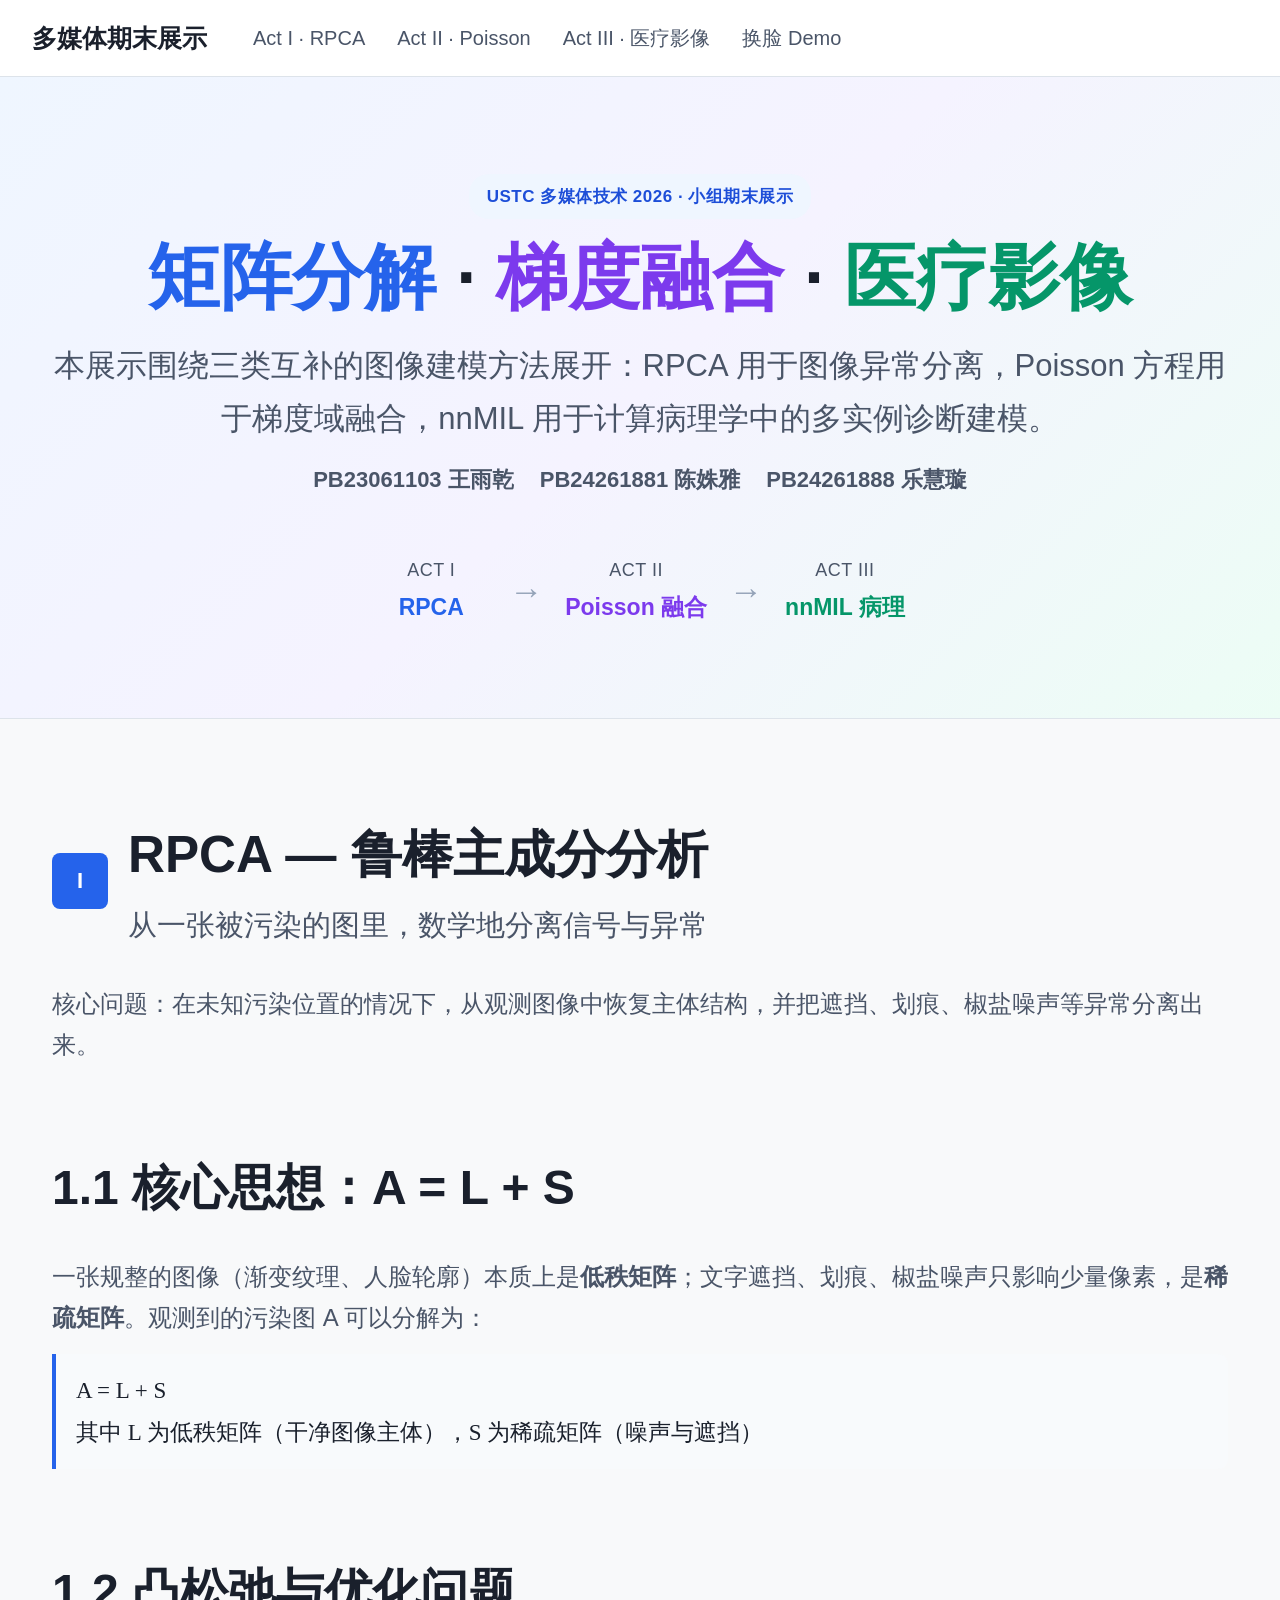
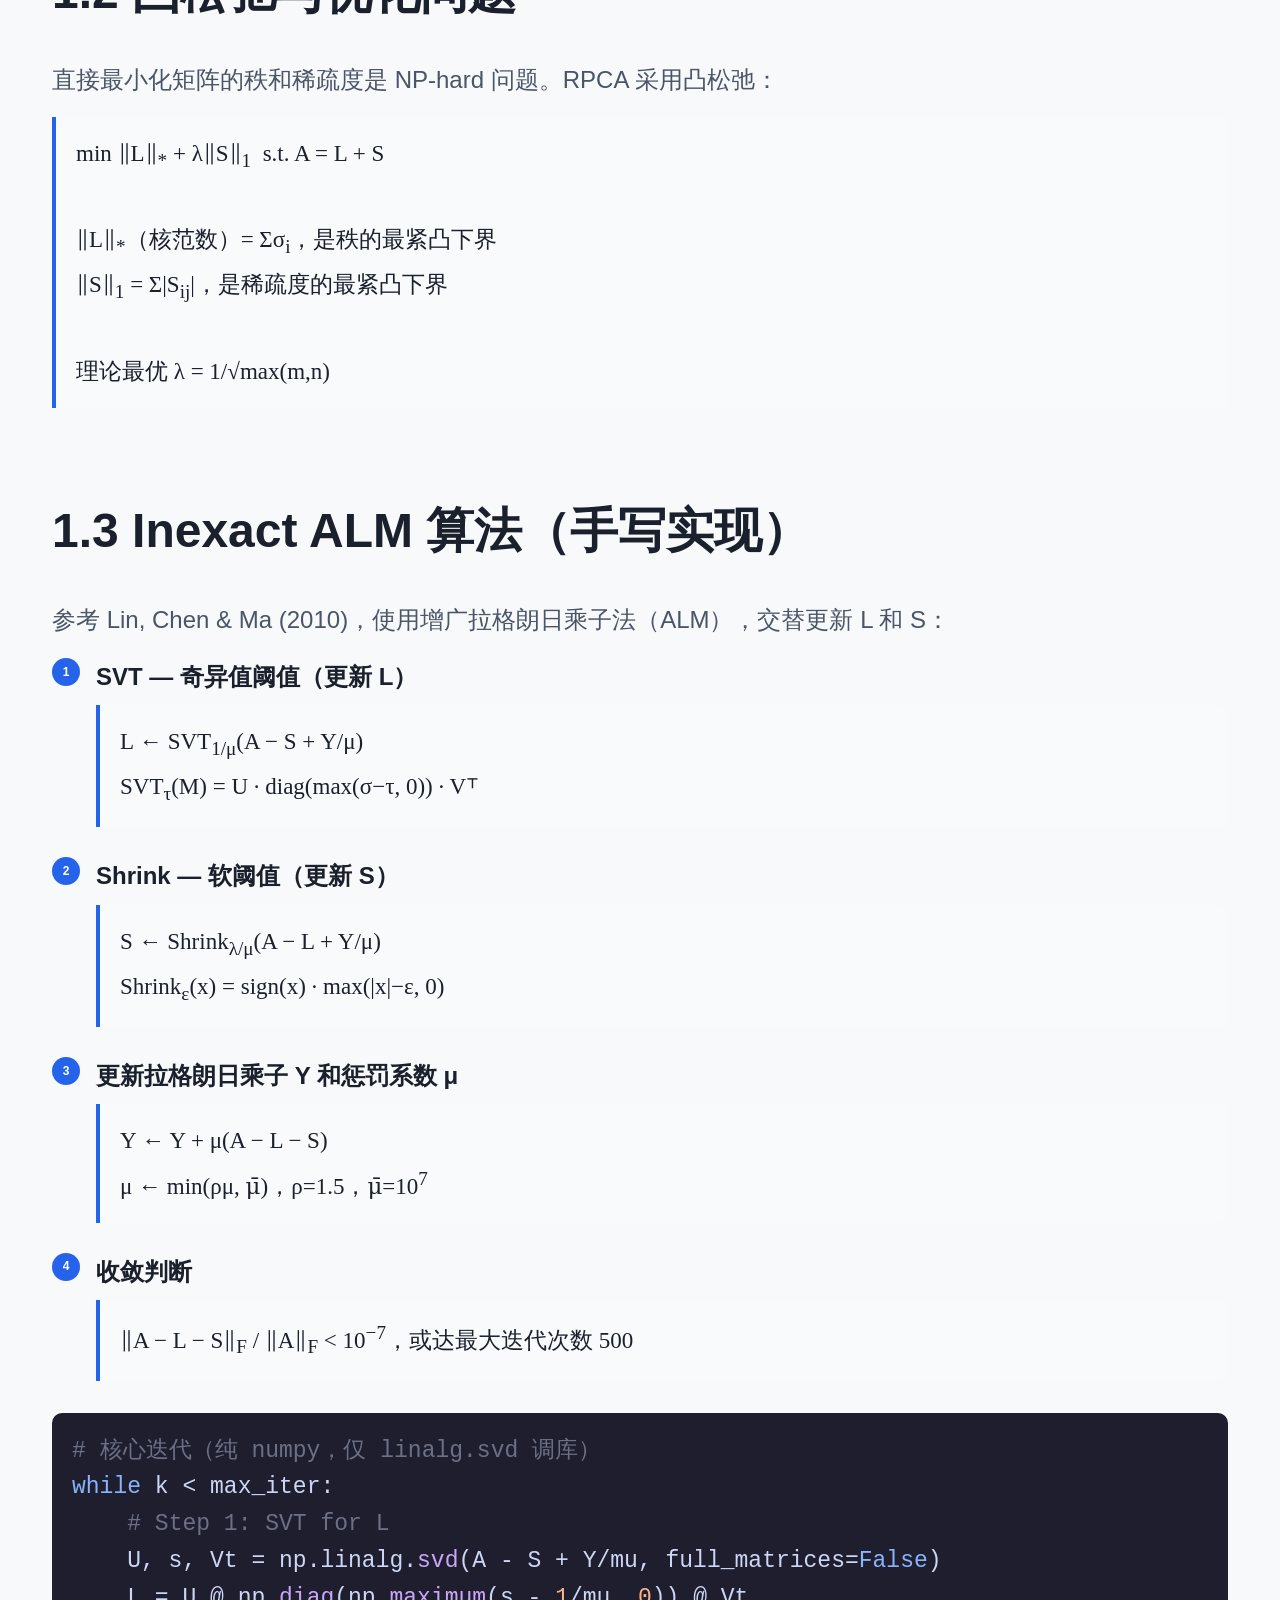
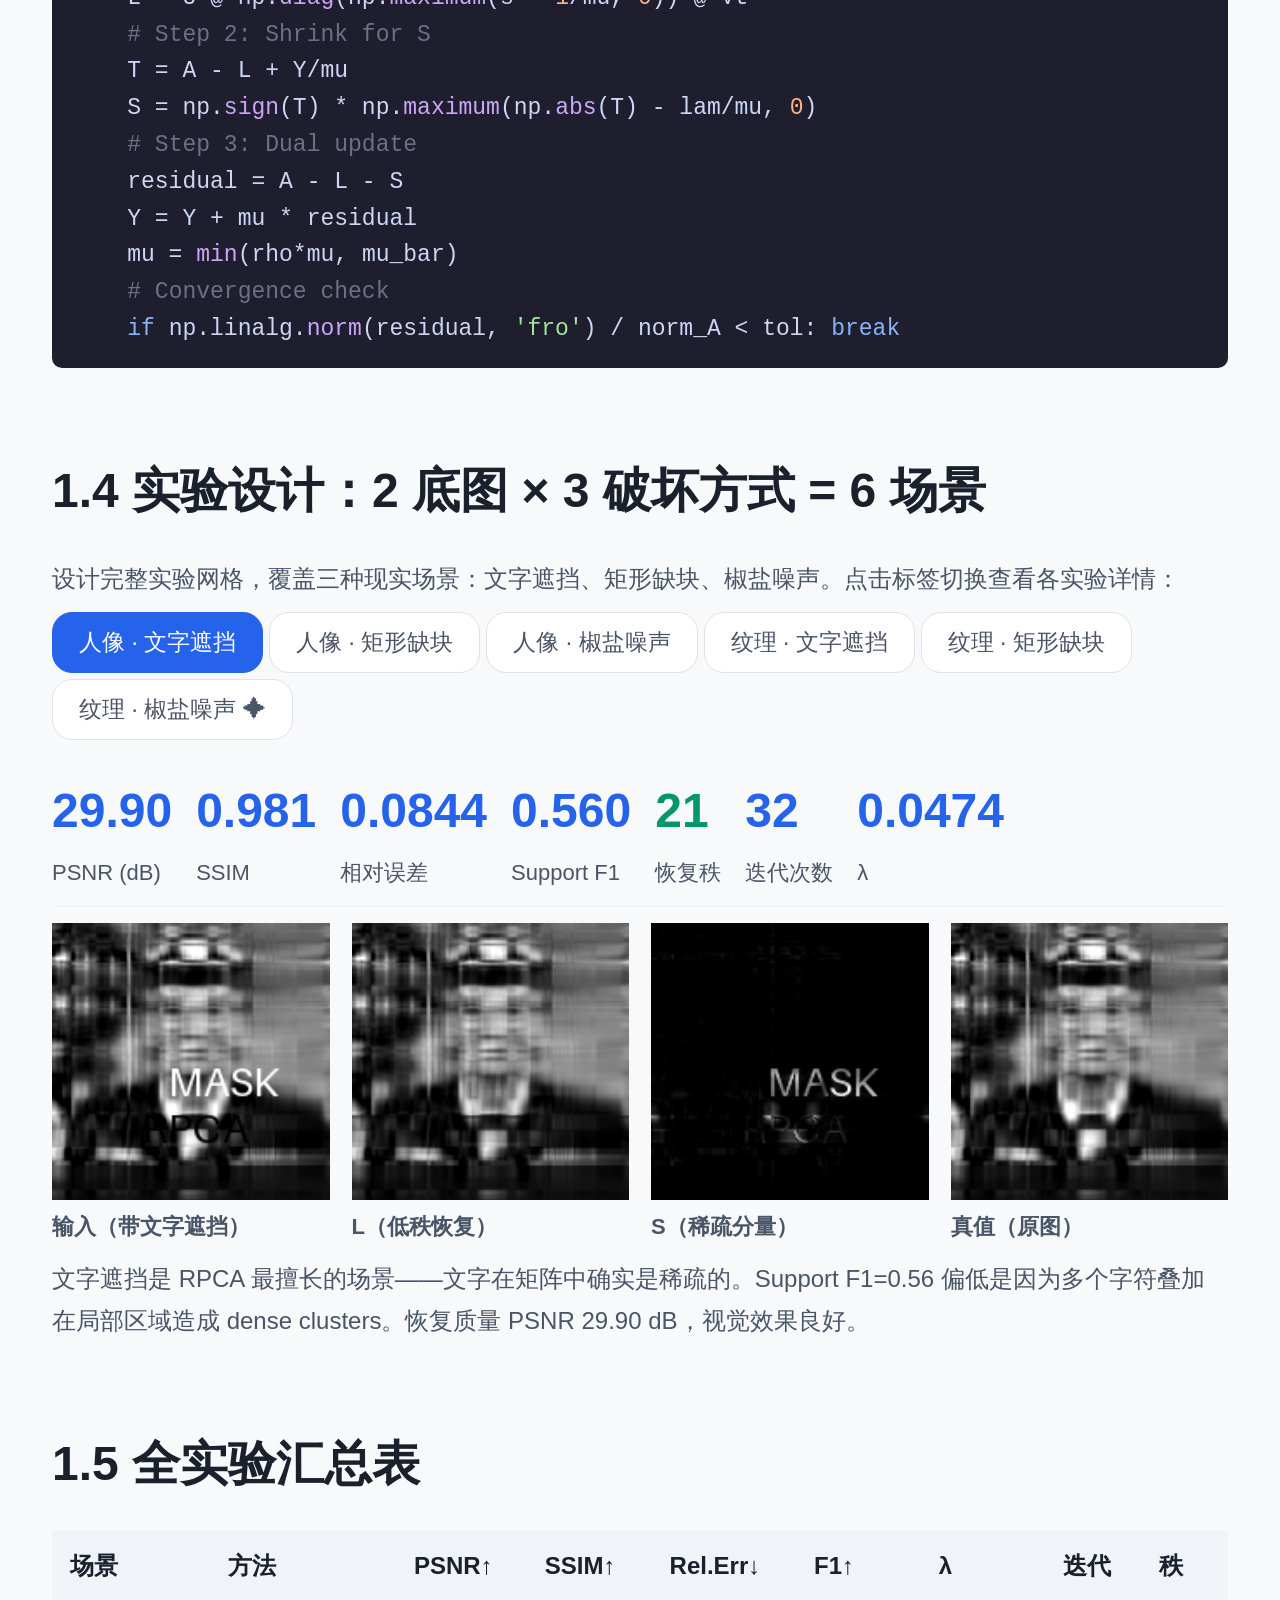
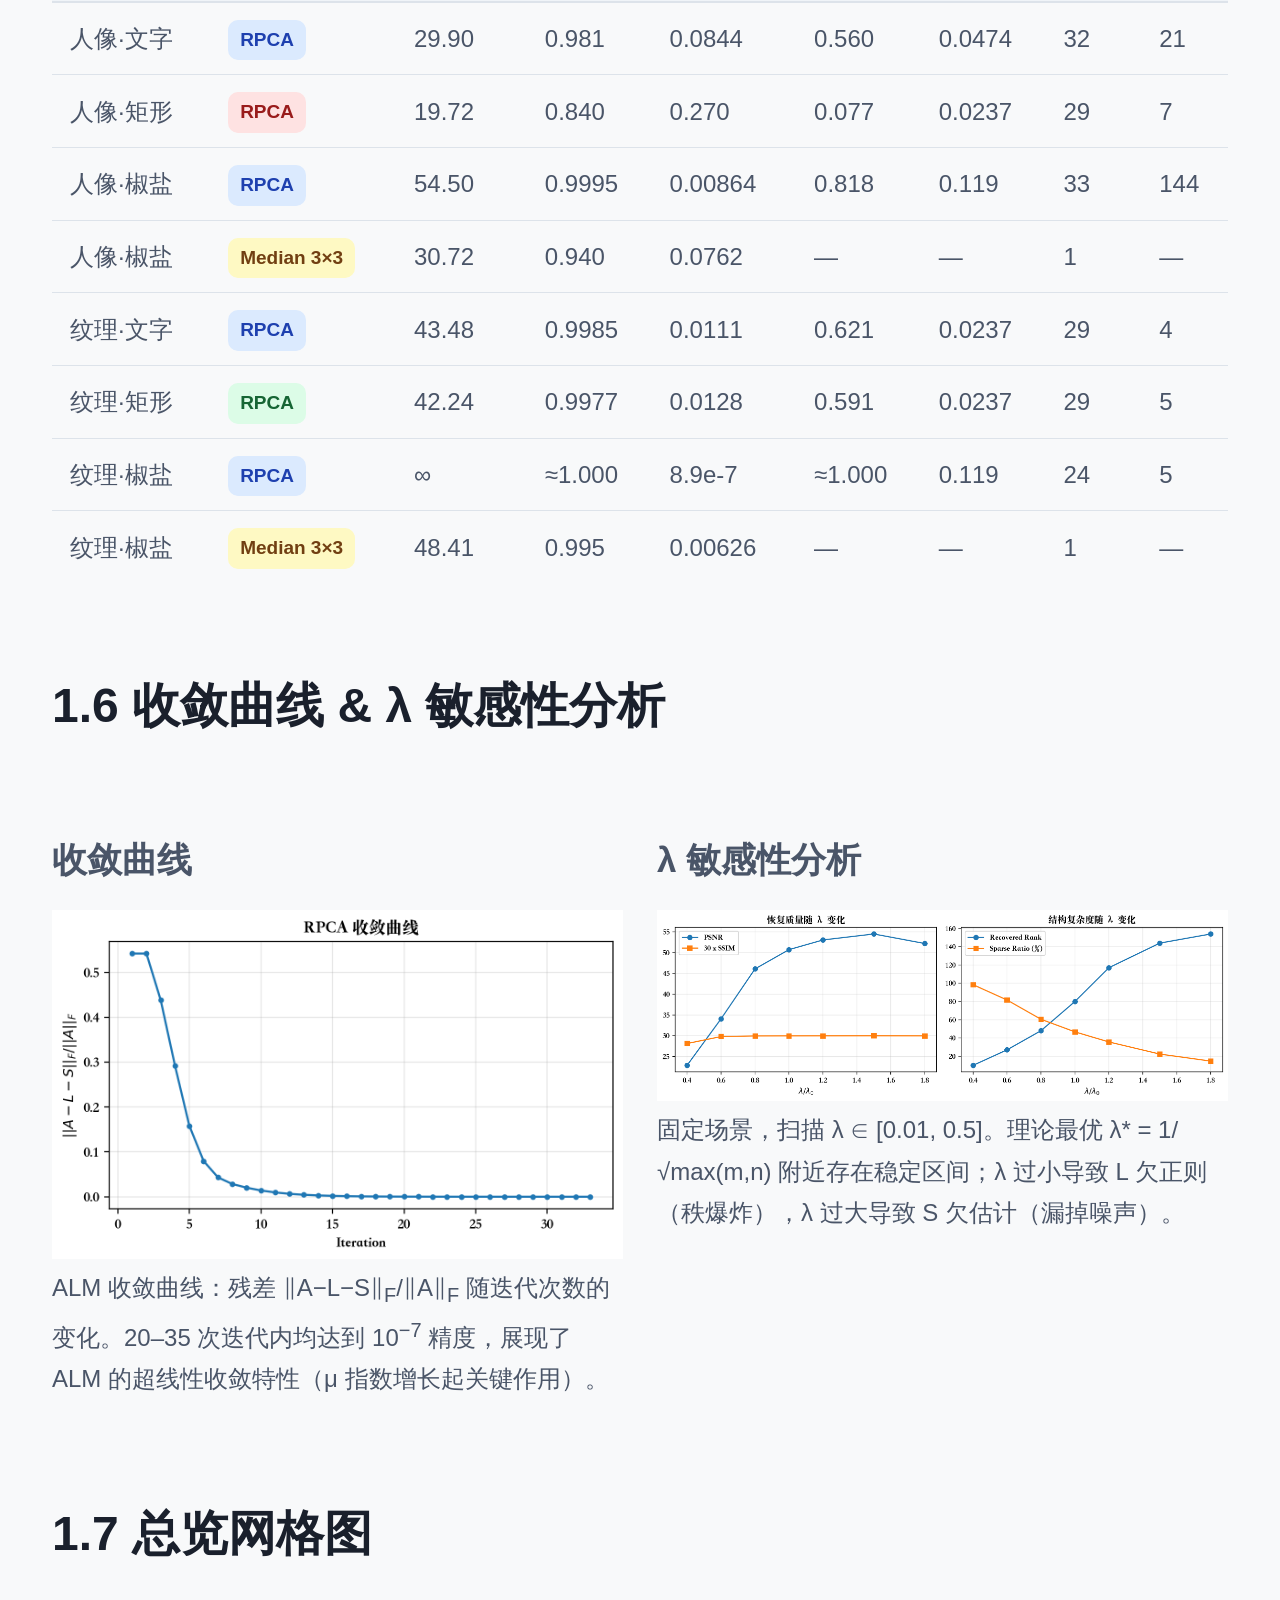
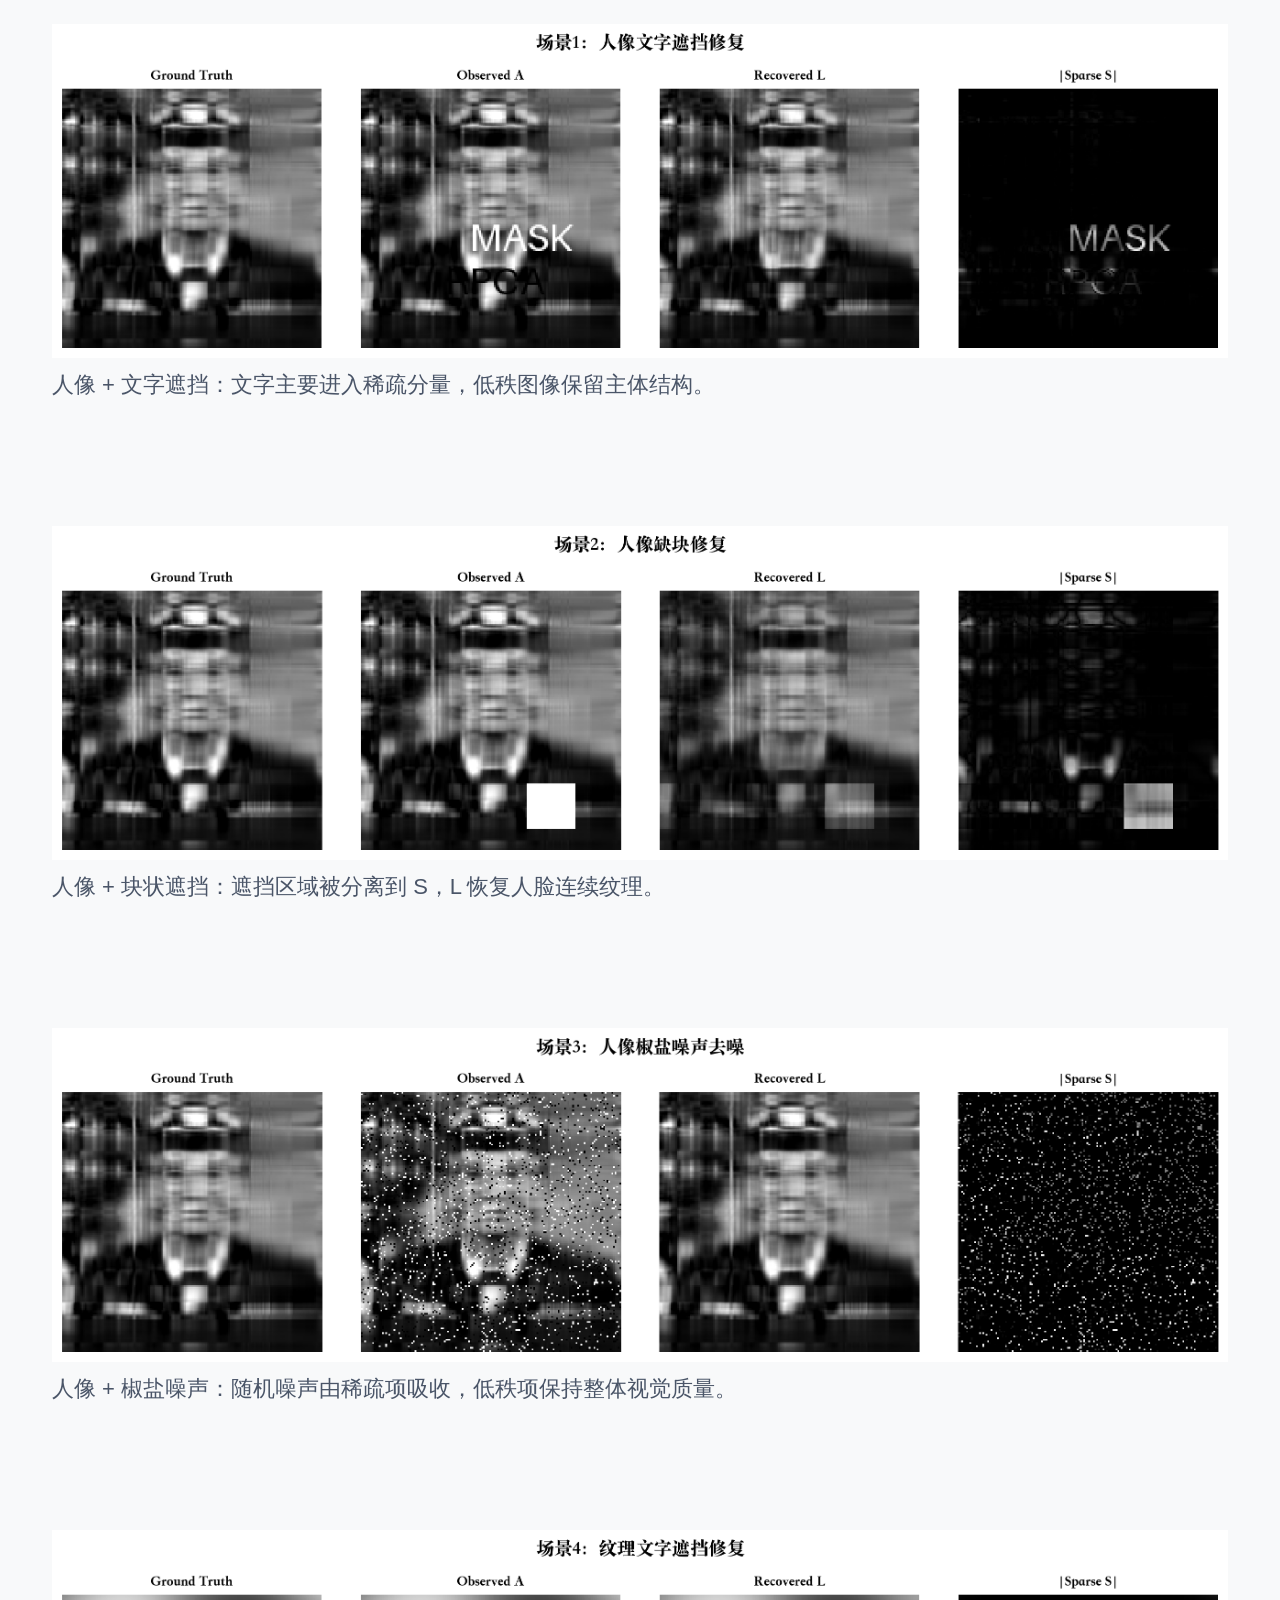
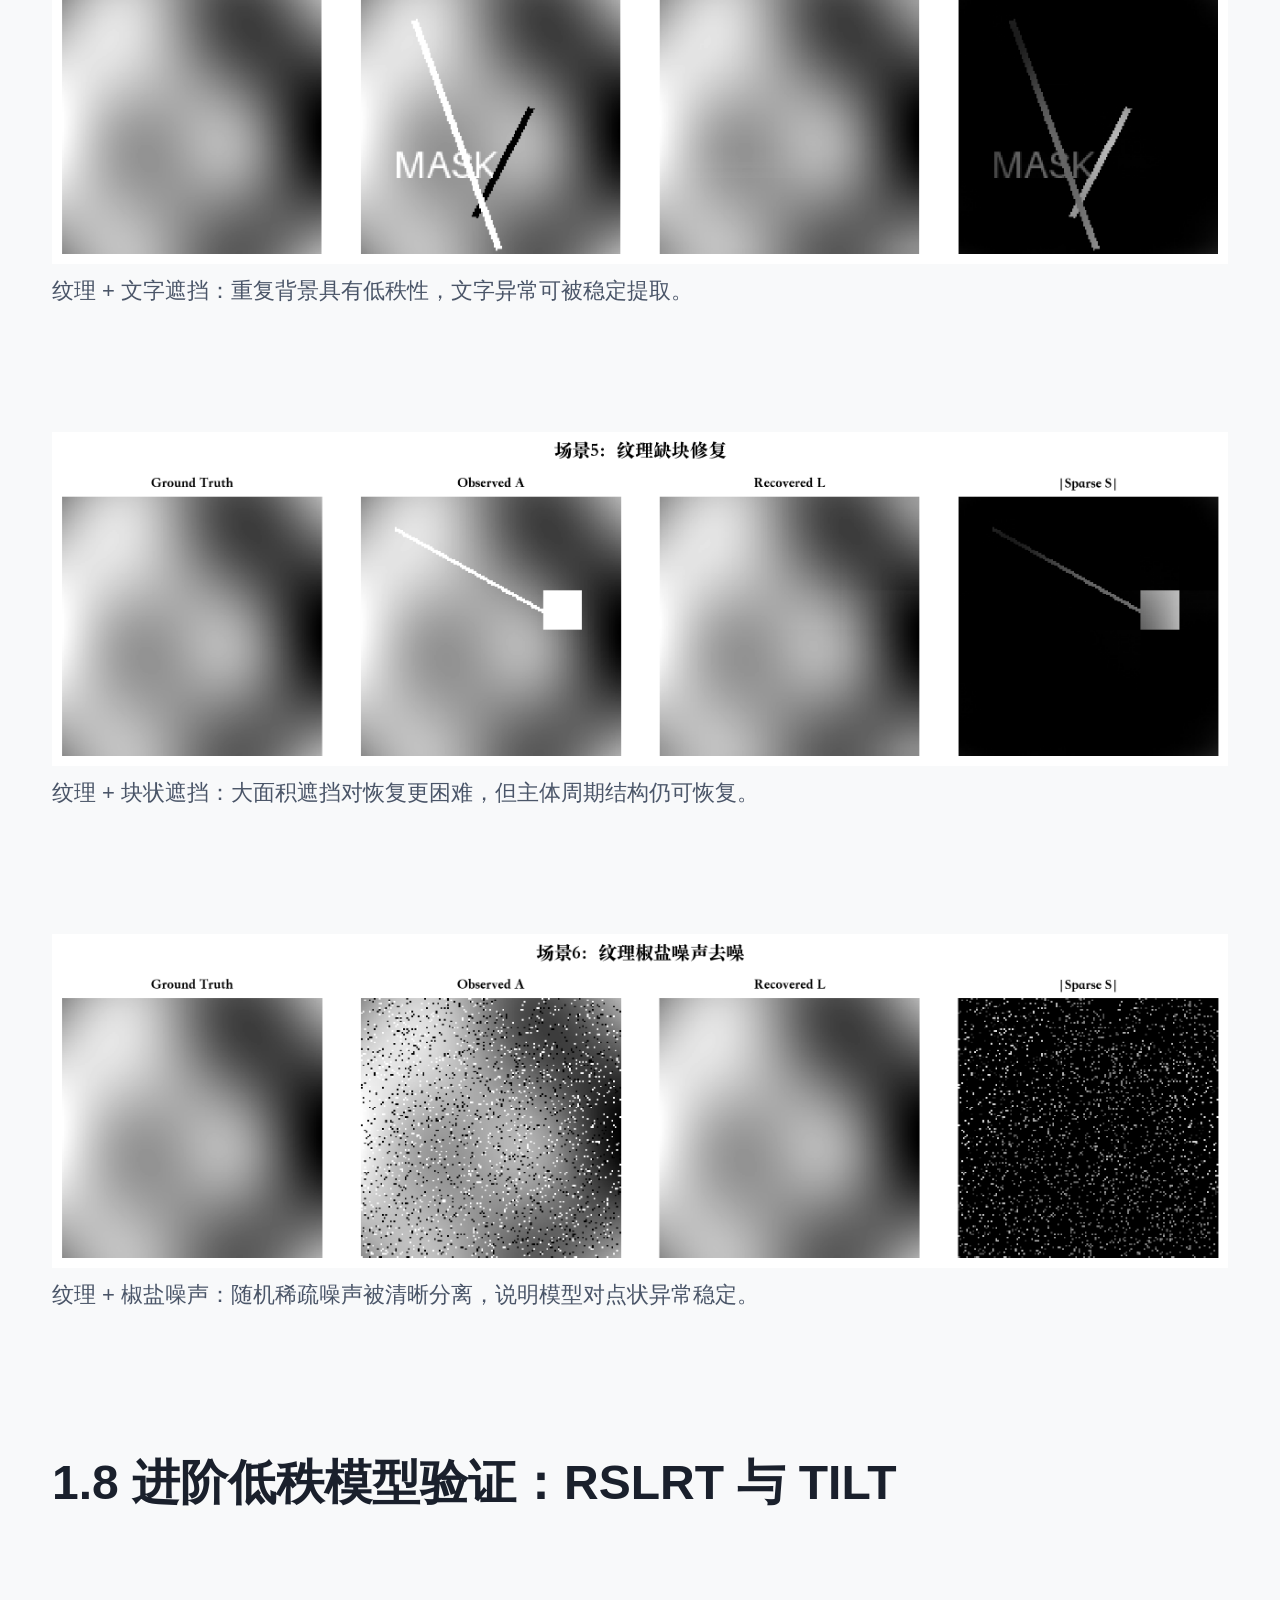
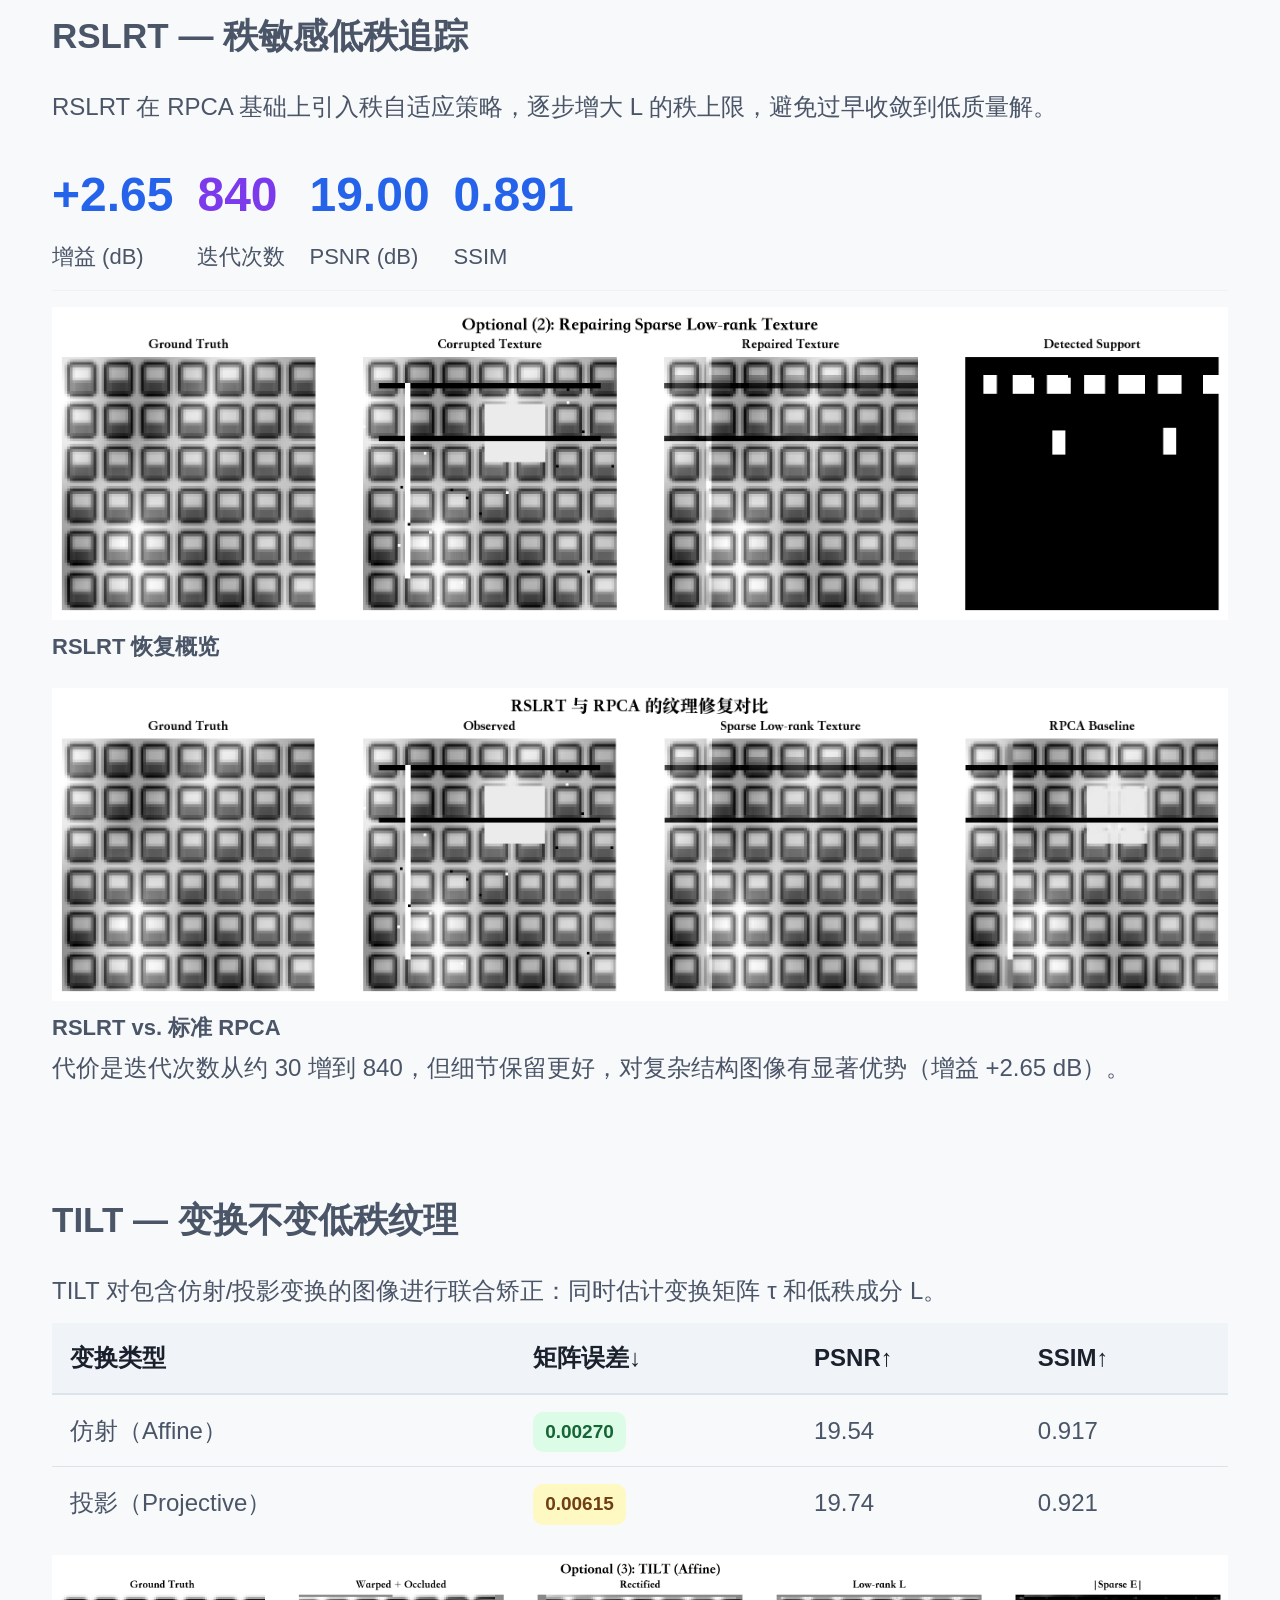
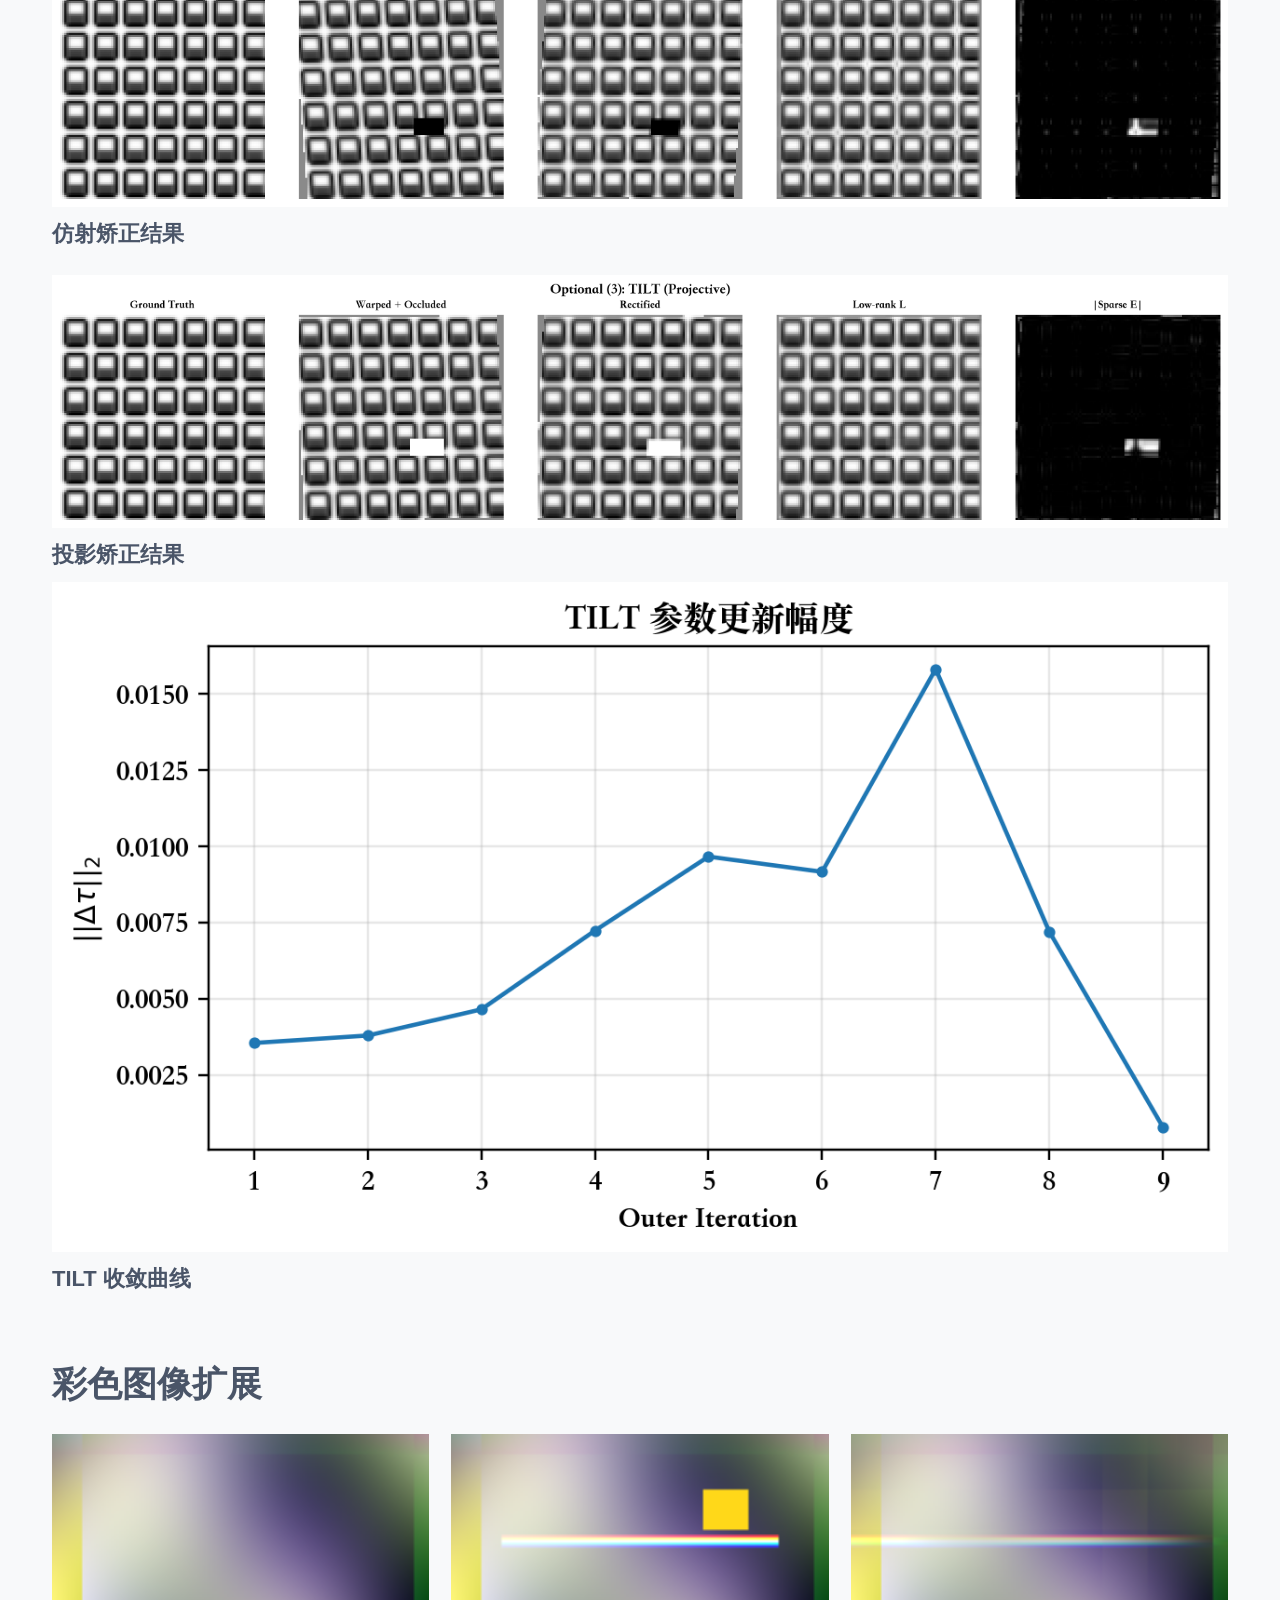
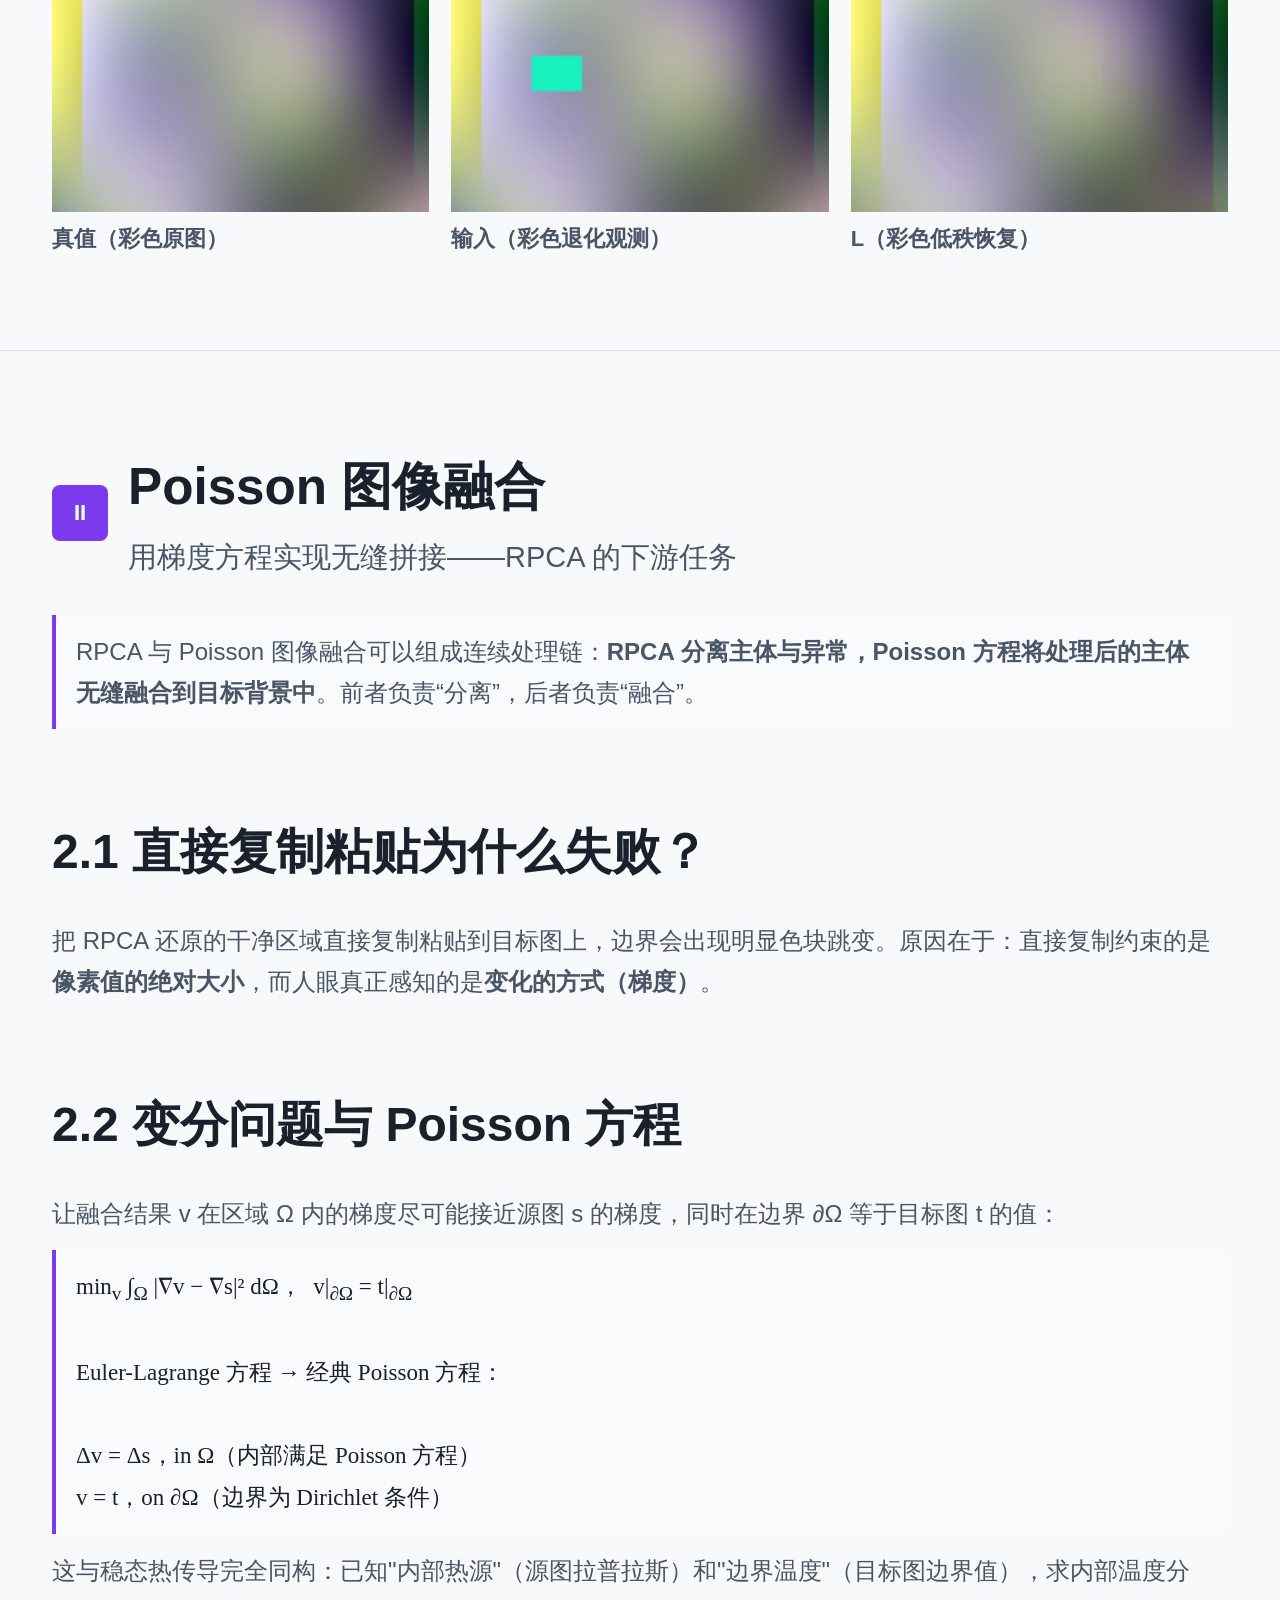
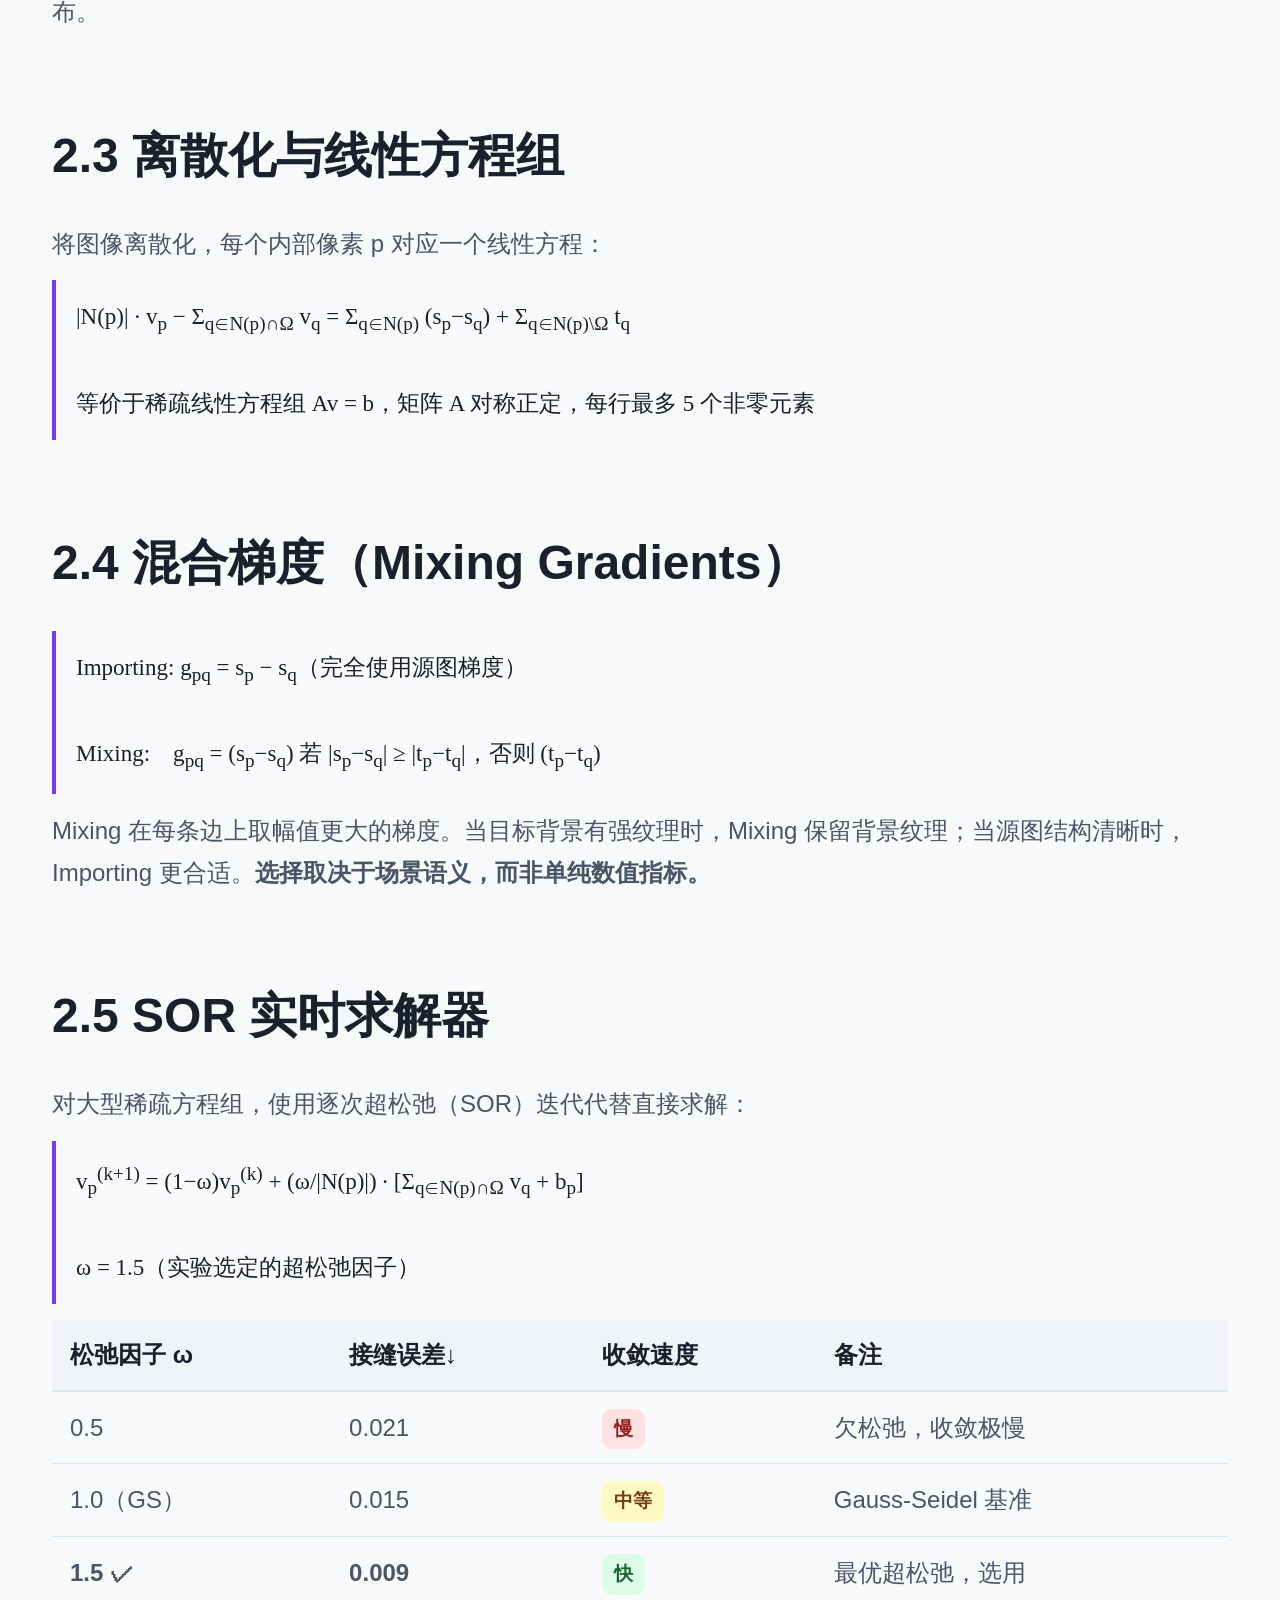
<file: combined/index.html>
<!DOCTYPE html>
<html lang="zh-CN">
<head>
<meta charset="UTF-8">
<meta name="viewport" content="width=device-width, initial-scale=1.0">
<title>多媒体期末展示 — RPCA · Poisson · 医疗影像</title>
<style>
  :root {
    --bg: #f8f9fa;
    --surface: #ffffff;
    --surface2: #f0f4f8;
    --border: #dde3ea;
    --text: #1a202c;
    --text2: #4a5568;
    --accent: #2563eb;
    --accent2: #7c3aed;
    --accent3: #059669;
    --red: #dc2626;
    --yellow: #d97706;
    --tag-bg: #eff6ff;
    --tag: #1d4ed8;
    --radius: 10px;
    --shadow: 0 1px 4px rgba(0,0,0,0.08);
    --shadow2: 0 4px 16px rgba(0,0,0,0.10);
  }
  *, *::before, *::after { box-sizing: border-box; margin: 0; padding: 0; }
  body { background: var(--bg); color: var(--text); font-family: 'Segoe UI', -apple-system, sans-serif; font-size: 16px; line-height: 1.75; }

  /* NAV */
  nav { background: var(--surface); border-bottom: 1px solid var(--border); position: sticky; top: 0; z-index: 100; }
  .nav-inner { max-width: 1680px; margin: 0 auto; display: flex; align-items: center; gap: 32px; padding: 0 32px; height: 64px; }
  .nav-brand { font-size: 16px; font-weight: 700; color: var(--text); white-space: nowrap; }
  .nav-links { display: flex; gap: 4px; flex-wrap: wrap; }
  .nav-links a { padding: 4px 12px; border-radius: 6px; text-decoration: none; color: var(--text2); font-size: 13.5px; transition: background .15s; }
  .nav-links a:hover { background: var(--surface2); color: var(--text); }

  /* HERO */
  .hero { background: linear-gradient(135deg, #eff6ff 0%, #f5f3ff 50%, #ecfdf5 100%); border-bottom: 1px solid var(--border); padding: 86px 32px 72px; text-align: center; }
  .hero-tag { display: inline-block; background: var(--tag-bg); color: var(--tag); padding: 4px 14px; border-radius: 20px; font-size: 12px; font-weight: 600; letter-spacing: .5px; margin-bottom: 20px; text-transform: uppercase; }
  .hero h1 { font-size: clamp(42px, 5.6vw, 86px); font-weight: 800; color: var(--text); line-height: 1.08; margin-bottom: 22px; }
  .hero h1 span.blue { color: var(--accent); }
  .hero h1 span.purple { color: var(--accent2); }
  .hero h1 span.green { color: var(--accent3); }
  .hero-sub { color: var(--text2); font-size: 19px; max-width: 920px; margin: 0 auto 32px; }
  .team-line { display: flex; justify-content: center; flex-wrap: wrap; gap: 8px; margin: -16px auto 28px; color: var(--text2); font-size: 13px; font-weight: 600; }
  .team-line span { background: rgba(255,255,255,0.72); border: 1px solid var(--border); border-radius: 8px; padding: 5px 10px; }
  .doc-links { display: flex; justify-content: center; flex-wrap: wrap; gap: 10px; margin: 0 auto 10px; }
  .doc-links a { color: var(--accent); background: #fff; border: 1px solid var(--border); border-radius: 8px; padding: 8px 12px; text-decoration: none; font-size: 13px; font-weight: 700; box-shadow: var(--shadow); }
  .doc-links a:hover { border-color: var(--accent); }
  .pipeline { display: flex; align-items: center; justify-content: center; gap: 0; margin: 48px auto 0; max-width: 980px; flex-wrap: wrap; }
  .pipe-node { background: var(--surface); border: 1.5px solid var(--border); border-radius: var(--radius); padding: 12px 20px; text-align: center; min-width: 140px; box-shadow: var(--shadow); }
  .pipe-node .label { font-size: 11px; color: var(--text2); text-transform: uppercase; letter-spacing: .5px; }
  .pipe-node .name { font-size: 15px; font-weight: 700; margin-top: 2px; }
  .pipe-node.blue { border-color: #93c5fd; background: #eff6ff; }
  .pipe-node.blue .name { color: var(--accent); }
  .pipe-node.purple { border-color: #c4b5fd; background: #f5f3ff; }
  .pipe-node.purple .name { color: var(--accent2); }
  .pipe-node.green { border-color: #6ee7b7; background: #ecfdf5; }
  .pipe-node.green .name { color: var(--accent3); }
  .pipe-arrow { font-size: 22px; color: #94a3b8; padding: 0 8px; }

  /* SECTION */
  section { max-width: 1680px; margin: 0 auto; padding: 78px 36px; }
  section + section { border-top: 1px solid var(--border); }
  h2 { font-size: clamp(22px, 3vw, 30px); font-weight: 800; color: var(--text); margin-bottom: 12px; }
  h3 { font-size: 24px; font-weight: 800; color: var(--text); margin: 44px 0 16px; }
  h4 { font-size: 18px; font-weight: 800; color: var(--text2); margin: 30px 0 12px; }
  p { color: var(--text2); margin-bottom: 12px; }

  /* CARD */
  .card { background: var(--surface); border: 1px solid var(--border); border-radius: var(--radius); padding: 24px; box-shadow: var(--shadow); }
  .card-grid { display: grid; gap: 20px; }
  .card-grid.col2 { grid-template-columns: repeat(auto-fit, minmax(300px, 1fr)); }
  .card-grid.col3 { grid-template-columns: repeat(auto-fit, minmax(250px, 1fr)); }

  /* MATH */
  .formula-box { background: var(--surface2); border-left: 4px solid var(--accent); border-radius: 0 var(--radius) var(--radius) 0; padding: 16px 20px; margin: 16px 0; font-family: Georgia, serif; font-size: 14px; color: var(--text); overflow-x: auto; line-height: 1.8; }
  .formula-box.purple { border-color: var(--accent2); }
  .formula-box.green { border-color: var(--accent3); }
  code { background: var(--surface2); padding: 2px 6px; border-radius: 4px; font-family: 'Fira Code', monospace; font-size: 13px; color: #be185d; }
  pre { background: #1e1e2e; color: #cdd6f4; padding: 20px; border-radius: var(--radius); font-size: 13px; overflow-x: auto; line-height: 1.6; margin: 16px 0; }
  pre .kw { color: #89b4fa; }
  pre .fn { color: #cba6f7; }
  pre .str { color: #a6e3a1; }
  pre .cm { color: #6c7086; }
  pre .nm { color: #fab387; }

  /* TABLE */
  .tbl-wrap { overflow-x: auto; margin: 16px 0; }
  table { width: 100%; border-collapse: collapse; font-size: 13.5px; }
  th { background: var(--surface2); color: var(--text); font-weight: 700; padding: 10px 14px; text-align: left; border-bottom: 2px solid var(--border); white-space: nowrap; }
  td { padding: 9px 14px; border-bottom: 1px solid var(--border); color: var(--text2); }
  tr:last-child td { border-bottom: none; }
  tr:hover td { background: var(--surface2); }
  .badge { display: inline-block; padding: 2px 8px; border-radius: 10px; font-size: 11.5px; font-weight: 600; }
  .badge.good { background: #dcfce7; color: #166534; }
  .badge.ok   { background: #fef9c3; color: #713f12; }
  .badge.bad  { background: #fee2e2; color: #991b1b; }
  .badge.best { background: #dbeafe; color: #1e40af; }

  /* IMAGE GRID */
  .img-grid { display: grid; gap: 12px; }
  .img-grid.g2 { grid-template-columns: repeat(2, minmax(0, 1fr)); }
  .img-grid.g3 { grid-template-columns: repeat(3, minmax(0, 1fr)); }
  .img-grid.g4 { grid-template-columns: repeat(4, minmax(0, 1fr)); }
  .img-item { background: var(--surface); border: 1px solid var(--border); border-radius: 8px; overflow: hidden; }
  .img-item img { width: 100%; height: 160px; object-fit: contain; background: #f1f5f9; display: block; }
  .img-item img.tall { height: 200px; }
  .img-item .img-caption { padding: 8px 12px; font-size: 12px; color: var(--text); font-weight: 600; border-top: 1px solid var(--border); }
  .img-item .img-sub { padding: 0 12px 8px; font-size: 11px; color: #94a3b8; }
  .img-full { width: 100%; border-radius: var(--radius); border: 1px solid var(--border); display: block; }
  .figure-showcase { margin: 16px 0 36px; }
  .figure-showcase img { width: 100%; max-height: none; object-fit: contain; display: block; background: #f8fafc; }
  .figure-showcase .img-caption { font-size: 13px; }
  .result-pair { display: grid; grid-template-columns: minmax(220px, 0.32fr) minmax(760px, 1.28fr); gap: 34px; align-items: start; margin: 24px 0 64px; }
  .result-pair .img-item img { height: auto; min-height: 260px; max-height: 520px; object-fit: contain; }
  .task-list { display: grid; grid-template-columns: repeat(auto-fit, minmax(220px, 1fr)); gap: 8px; margin: 12px 0 18px; }
  .task-pill { background: #f8fafc; border: 1px solid var(--border); border-radius: 8px; padding: 10px 12px; font-size: 12.5px; color: var(--text2); }
  .task-pill strong { color: var(--text); }
  .wide-evidence { margin: 20px 0 54px; }
  .wide-evidence img { width: 100%; display: block; }
  .case-note { display: grid; grid-template-columns: repeat(4, minmax(0, 1fr)); gap: 18px; margin: 12px 0 32px; font-size: 14px; color: var(--text2); }
  .case-note strong { display: block; color: var(--text); font-size: 18px; }
  .color-evidence { display: grid; grid-template-columns: minmax(0, 1.24fr) minmax(360px, 0.76fr); gap: 34px; align-items: start; margin-top: 18px; }

  /* EXPERIMENT TABS */
  .exp-tabs { display: flex; gap: 6px; flex-wrap: wrap; margin-bottom: 20px; }
  .exp-tab { padding: 7px 16px; border-radius: 20px; border: 1.5px solid var(--border); background: var(--surface); color: var(--text2); font-size: 13px; cursor: pointer; transition: all .15s; font-weight: 500; }
  .exp-tab:hover { border-color: var(--accent); color: var(--accent); }
  .exp-tab.active { background: var(--accent); border-color: var(--accent); color: #fff; }
  .exp-panel { display: none; }
  .exp-panel.active { display: block; }

  /* METRICS ROW */
  .metrics-row { display: flex; flex-wrap: wrap; gap: 12px; margin: 16px 0; }
  .metric-chip { background: var(--surface2); border: 1px solid var(--border); border-radius: 8px; padding: 10px 16px; min-width: 110px; }
  .metric-chip .mval { font-size: 22px; font-weight: 800; color: var(--accent); }
  .metric-chip .mval.purple { color: var(--accent2); }
  .metric-chip .mval.green { color: var(--accent3); }
  .metric-chip .mval.red { color: var(--red); }
  .metric-chip .mlbl { font-size: 11px; color: var(--text2); margin-top: 2px; }

  /* ALG STEPS */
  .alg-steps { display: grid; gap: 12px; margin: 16px 0; }
  .alg-step { display: flex; gap: 16px; align-items: flex-start; }
  .alg-num { width: 28px; height: 28px; min-width: 28px; background: var(--accent); color: #fff; border-radius: 50%; display: flex; align-items: center; justify-content: center; font-size: 12px; font-weight: 700; margin-top: 2px; }
  .alg-num.purple { background: var(--accent2); }
  .alg-body { flex: 1; }

  /* ACT HEADER */
  .act-header { display: flex; align-items: center; gap: 20px; margin-bottom: 32px; }
  .act-num { width: 56px; height: 56px; min-width: 56px; border-radius: 16px; display: flex; align-items: center; justify-content: center; font-size: 22px; font-weight: 800; color: #fff; }
  .act-num.blue { background: var(--accent); }
  .act-num.purple { background: var(--accent2); }
  .act-num.green { background: var(--accent3); }
  .act-title { font-size: clamp(18px, 2.5vw, 24px); font-weight: 800; color: var(--text); }
  .act-subtitle { font-size: 14px; color: var(--text2); margin-top: 2px; }

  /* QUOTE */
  .quote-block { background: var(--surface2); border-left: 4px solid var(--accent); border-radius: 0 var(--radius) var(--radius) 0; padding: 16px 20px; margin: 20px 0; color: var(--text2); }
  .quote-block.purple { border-color: var(--accent2); }
  .quote-block.green { border-color: var(--accent3); }

  /* CHART */
  .chart-wrap { background: var(--surface); border: 1px solid var(--border); border-radius: var(--radius); padding: 20px; }

  /* FOOTER */
  footer { background: var(--surface); border-top: 1px solid var(--border); padding: 32px 24px; text-align: center; color: var(--text2); font-size: 13px; }

  /* Frameless presentation pass: keep evidence large, remove worksheet-like boxes. */
  .team-line span,
  .doc-links a,
  .pipe-node,
  .card,
  .img-item,
  .metric-chip,
  .task-pill,
  .chart-wrap {
    background: transparent !important;
    border: 0 !important;
    box-shadow: none !important;
  }
  .card { padding: 0 !important; border-radius: 0 !important; }
  .card-grid { gap: 34px; }
  .pipe-node { padding: 8px 14px; }
  .doc-links a { padding: 6px 4px; text-decoration: underline; text-underline-offset: 3px; }
  .team-line span { padding: 0 4px; }
  .metrics-row { gap: 16px 24px; padding: 10px 0 14px; border-bottom: 1px solid #eef2f6; }
  .metric-chip { min-width: 0; padding: 0 !important; }
  .img-grid { gap: 22px; }
  .img-item { border-radius: 0 !important; overflow: visible !important; }
  .img-item img,
  .figure-showcase img,
  .img-full {
    background: transparent !important;
    border: 0 !important;
    border-radius: 0 !important;
  }
  .img-item img { height: auto; min-height: 0; max-height: none; }
  .img-item .img-caption,
  .img-item .img-sub,
  .figure-showcase .img-caption {
    border-top: 0 !important;
    padding: 8px 0 0 !important;
    color: var(--text2);
  }
  .figure-showcase { margin: 22px 0 46px; }
  .result-pair { gap: 28px; margin: 22px 0 52px; }
  .result-pair .img-item img { min-height: 0; max-height: none; }
  .task-list { gap: 12px 22px; }
  .task-pill { padding: 0 !important; }
  .quote-block,
  .formula-box {
    background: #f8fafc !important;
    box-shadow: none !important;
  }
  .act-num { border-radius: 8px; box-shadow: none; }

  @media (max-width: 700px) {
    .img-grid.g4 { grid-template-columns: repeat(2, 1fr); }
    .img-grid.g3 { grid-template-columns: repeat(2, 1fr); }
    .result-pair { grid-template-columns: 1fr; }
    .case-note { grid-template-columns: 1fr; }
    .color-evidence { grid-template-columns: 1fr; }
    .pipeline { flex-direction: column; align-items: center; }
    .pipe-arrow { transform: rotate(90deg); }
  }

  @media (max-width: 1100px) {
    section { padding-inline: 24px; }
    .result-pair,
    .color-evidence { grid-template-columns: 1fr; }
  }

  /* Presentation scale: designed for classroom projection and laptop full screen. */
  body { font-size: 24px; line-height: 1.72; }
  section { max-width: 1900px; padding: 92px 52px; }
  .nav-inner { max-width: 1900px; height: 76px; }
  p, li, td, th { font-size: 24px !important; }
  table { font-size: 22px !important; }
  th, td { padding: 14px 18px; }
  .nav-brand { font-size: 25px; }
  .nav-links a { font-size: 20px; padding: 6px 14px; }
  .hero { padding: 96px 48px 82px; }
  .hero-tag { font-size: 17px; padding: 8px 18px; }
  .hero-sub { font-size: 31px !important; max-width: 1360px; }
  .team-line { font-size: 22px; gap: 18px; }
  .doc-links a { font-size: 21px; }
  h3 { font-size: 48px; margin-top: 82px; margin-bottom: 26px; }
  h4 { font-size: 35px; margin-top: 56px; margin-bottom: 20px; }
  .act-title { font-size: clamp(46px, 4vw, 68px); }
  .act-subtitle { font-size: 29px; }
  .formula-box, pre { font-size: 23px; }
  .metric-chip .mval { font-size: 48px; }
  .metric-chip .mlbl,
  .img-item .img-caption,
  .figure-showcase .img-caption,
  .img-item .img-sub { font-size: 22px; }
  .exp-tab { font-size: 23px; padding: 14px 26px; }
  .exp-panel .img-grid.g4 { grid-template-columns: repeat(4, minmax(0, 1fr)); }
  .case-note { font-size: 23px; grid-template-columns: repeat(2, minmax(0, 1fr)); gap: 26px; }
  .case-note strong { font-size: 32px; }
  .badge { font-size: 19px; padding: 4px 12px; }
  .task-pill { font-size: 22px !important; }
  .task-pill div,
  .task-pill strong { font-size: inherit !important; }
  section div[style*="font-size:13px"],
  section div[style*="font-size:14px"],
  section div[style*="font-size:15px"],
  section ul[style*="font-size:13px"],
  section ul[style*="font-size:14px"],
  section ul[style*="font-size:15px"] {
    font-size: 24px !important;
  }
  section .formula-box[style*="font-size"] {
    font-size: 23px !important;
  }
  .pipe-node .label { font-size: 18px; }
  .pipe-node .name { font-size: 23px; }
  .pipe-arrow { font-size: 34px; }
  .figure-showcase.presentation-narrow { max-width: 980px; }
  .single-column { grid-template-columns: 1fr !important; }
  .overview-stack { display: grid; gap: 54px; }
  .poisson-case { margin-bottom: 74px; }
  @media (max-width: 700px) {
    .exp-panel .img-grid.g4,
    .img-grid.g4 { grid-template-columns: repeat(2, minmax(0, 1fr)); }
  }
</style>
</head>
<body>

<!-- NAV -->
<nav>
  <div class="nav-inner">
    <span class="nav-brand">多媒体期末展示</span>
    <div class="nav-links">
      <a href="#act1">Act I · RPCA</a>
      <a href="#act2">Act II · Poisson</a>
      <a href="#act3">Act III · 医疗影像</a>
      <a href="faceswap.html">换脸 Demo</a>
    </div>
  </div>
</nav>

<!-- HERO -->
<div class="hero">
  <div class="hero-tag">USTC 多媒体技术 2026 · 小组期末展示</div>
  <h1>
    <span class="blue">矩阵分解</span> ·
    <span class="purple">梯度融合</span> ·
    <span class="green">医疗影像</span>
  </h1>
  <p class="hero-sub">本展示围绕三类互补的图像建模方法展开：RPCA 用于图像异常分离，Poisson 方程用于梯度域融合，nnMIL 用于计算病理学中的多实例诊断建模。</p>
  <div class="team-line" aria-label="小组成员">
    <span>PB23061103 王雨乾</span>
    <span>PB24261881 陈姝雅</span>
    <span>PB24261888 乐慧璇</span>
  </div>
  <div class="pipeline">
    <div class="pipe-node blue">
      <div class="label">Act I</div>
      <div class="name">RPCA</div>
    </div>
    <div class="pipe-arrow">→</div>
    <div class="pipe-node purple">
      <div class="label">Act II</div>
      <div class="name">Poisson 融合</div>
    </div>
    <div class="pipe-arrow">→</div>
    <div class="pipe-node green">
      <div class="label">Act III</div>
      <div class="name">nnMIL 病理</div>
    </div>
  </div>
</div>

<!-- ========== ACT I: RPCA ========== -->
<section id="act1">
  <div class="act-header">
    <div class="act-num blue">I</div>
    <div>
      <div class="act-title">RPCA — 鲁棒主成分分析</div>
      <div class="act-subtitle">从一张被污染的图里，数学地分离信号与异常</div>
    </div>
  </div>

  <p>核心问题：在未知污染位置的情况下，从观测图像中恢复主体结构，并把遮挡、划痕、椒盐噪声等异常分离出来。</p>

  <h3>1.1 核心思想：A = L + S</h3>
  <p>一张规整的图像（渐变纹理、人脸轮廓）本质上是<strong>低秩矩阵</strong>；文字遮挡、划痕、椒盐噪声只影响少量像素，是<strong>稀疏矩阵</strong>。观测到的污染图 A 可以分解为：</p>
  <div class="formula-box">
    A = L + S<br>
    其中 L 为低秩矩阵（干净图像主体），S 为稀疏矩阵（噪声与遮挡）
  </div>

  <h3>1.2 凸松弛与优化问题</h3>
  <p>直接最小化矩阵的秩和稀疏度是 NP-hard 问题。RPCA 采用凸松弛：</p>
  <div class="formula-box">
    min ‖L‖<sub>*</sub> + λ‖S‖<sub>1</sub>&nbsp;&nbsp;s.t. A = L + S<br><br>
    ‖L‖<sub>*</sub>（核范数）= Σσ<sub>i</sub>，是秩的最紧凸下界<br>
    ‖S‖<sub>1</sub> = Σ|S<sub>ij</sub>|，是稀疏度的最紧凸下界<br><br>
    理论最优 λ = 1/√max(m,n)
  </div>

  <h3>1.3 Inexact ALM 算法（手写实现）</h3>
  <p>参考 Lin, Chen &amp; Ma (2010)，使用增广拉格朗日乘子法（ALM），交替更新 L 和 S：</p>
  <div class="alg-steps">
    <div class="alg-step">
      <div class="alg-num">1</div>
      <div class="alg-body">
        <strong>SVT — 奇异值阈值（更新 L）</strong>
        <div class="formula-box" style="margin-top:8px">L ← SVT<sub>1/μ</sub>(A − S + Y/μ)<br>SVT<sub>τ</sub>(M) = U · diag(max(σ−τ, 0)) · Vᵀ</div>
      </div>
    </div>
    <div class="alg-step">
      <div class="alg-num">2</div>
      <div class="alg-body">
        <strong>Shrink — 软阈值（更新 S）</strong>
        <div class="formula-box" style="margin-top:8px">S ← Shrink<sub>λ/μ</sub>(A − L + Y/μ)<br>Shrink<sub>ε</sub>(x) = sign(x) · max(|x|−ε, 0)</div>
      </div>
    </div>
    <div class="alg-step">
      <div class="alg-num">3</div>
      <div class="alg-body">
        <strong>更新拉格朗日乘子 Y 和惩罚系数 μ</strong>
        <div class="formula-box" style="margin-top:8px">Y ← Y + μ(A − L − S)<br>μ ← min(ρμ, μ̄)，ρ=1.5，μ̄=10<sup>7</sup></div>
      </div>
    </div>
    <div class="alg-step">
      <div class="alg-num">4</div>
      <div class="alg-body">
        <strong>收敛判断</strong>
        <div class="formula-box" style="margin-top:8px">‖A − L − S‖<sub>F</sub> / ‖A‖<sub>F</sub> &lt; 10<sup>−7</sup>，或达最大迭代次数 500</div>
      </div>
    </div>
  </div>

  <pre><span class="cm"># 核心迭代（纯 numpy，仅 linalg.svd 调库）</span>
<span class="kw">while</span> k &lt; max_iter:
    <span class="cm"># Step 1: SVT for L</span>
    U, s, Vt = np.linalg.<span class="fn">svd</span>(A - S + Y/mu, full_matrices=<span class="kw">False</span>)
    L = U @ np.<span class="fn">diag</span>(np.<span class="fn">maximum</span>(s - <span class="nm">1</span>/mu, <span class="nm">0</span>)) @ Vt
    <span class="cm"># Step 2: Shrink for S</span>
    T = A - L + Y/mu
    S = np.<span class="fn">sign</span>(T) * np.<span class="fn">maximum</span>(np.<span class="fn">abs</span>(T) - lam/mu, <span class="nm">0</span>)
    <span class="cm"># Step 3: Dual update</span>
    residual = A - L - S
    Y = Y + mu * residual
    mu = <span class="fn">min</span>(rho*mu, mu_bar)
    <span class="cm"># Convergence check</span>
    <span class="kw">if</span> np.linalg.<span class="fn">norm</span>(residual, <span class="str">'fro'</span>) / norm_A &lt; tol: <span class="kw">break</span></pre>

  <h3>1.4 实验设计：2 底图 × 3 破坏方式 = 6 场景</h3>
  <p>设计完整实验网格，覆盖三种现实场景：文字遮挡、矩形缺块、椒盐噪声。点击标签切换查看各实验详情：</p>

  <div class="exp-tabs" id="exp-tabs">
    <button class="exp-tab active" onclick="switchExp(0)">人像 · 文字遮挡</button>
    <button class="exp-tab" onclick="switchExp(1)">人像 · 矩形缺块</button>
    <button class="exp-tab" onclick="switchExp(2)">人像 · 椒盐噪声</button>
    <button class="exp-tab" onclick="switchExp(3)">纹理 · 文字遮挡</button>
    <button class="exp-tab" onclick="switchExp(4)">纹理 · 矩形缺块</button>
    <button class="exp-tab" onclick="switchExp(5)">纹理 · 椒盐噪声 ✦</button>
  </div>

  <div id="exp-panel-0" class="exp-panel active">
    <div class="card">
      <div class="metrics-row">
        <div class="metric-chip"><div class="mval">29.90</div><div class="mlbl">PSNR (dB)</div></div>
        <div class="metric-chip"><div class="mval">0.981</div><div class="mlbl">SSIM</div></div>
        <div class="metric-chip"><div class="mval">0.0844</div><div class="mlbl">相对误差</div></div>
        <div class="metric-chip"><div class="mval">0.560</div><div class="mlbl">Support F1</div></div>
        <div class="metric-chip"><div class="mval green">21</div><div class="mlbl">恢复秩</div></div>
        <div class="metric-chip"><div class="mval">32</div><div class="mlbl">迭代次数</div></div>
        <div class="metric-chip"><div class="mval">0.0474</div><div class="mlbl">λ</div></div>
      </div>
      <div class="img-grid g4" style="margin-top:12px">
        <div class="img-item"><img src="assets/rpca/assets/portrait_text_observed.png" alt="污染图"><div class="img-caption">输入（带文字遮挡）</div></div>
        <div class="img-item"><img src="assets/rpca/assets/portrait_text_recovered.png" alt="恢复图"><div class="img-caption">L（低秩恢复）</div></div>
        <div class="img-item"><img src="assets/rpca/assets/portrait_text_sparse.png" alt="稀疏分量"><div class="img-caption">S（稀疏分量）</div></div>
        <div class="img-item"><img src="assets/rpca/assets/portrait_text_clean.png" alt="真值"><div class="img-caption">真值（原图）</div></div>
      </div>
      <p style="margin-top:12px;font-size:13px;">文字遮挡是 RPCA 最擅长的场景——文字在矩阵中确实是稀疏的。Support F1=0.56 偏低是因为多个字符叠加在局部区域造成 dense clusters。恢复质量 PSNR 29.90 dB，视觉效果良好。</p>
    </div>
  </div>

  <div id="exp-panel-1" class="exp-panel">
    <div class="card">
      <div class="metrics-row">
        <div class="metric-chip"><div class="mval red">19.72</div><div class="mlbl">PSNR (dB) ⚠</div></div>
        <div class="metric-chip"><div class="mval red">0.840</div><div class="mlbl">SSIM ⚠</div></div>
        <div class="metric-chip"><div class="mval">0.270</div><div class="mlbl">相对误差</div></div>
        <div class="metric-chip"><div class="mval red">0.077</div><div class="mlbl">Support F1 ⚠</div></div>
        <div class="metric-chip"><div class="mval green">7</div><div class="mlbl">恢复秩</div></div>
        <div class="metric-chip"><div class="mval">29</div><div class="mlbl">迭代次数</div></div>
        <div class="metric-chip"><div class="mval">0.0237</div><div class="mlbl">λ</div></div>
      </div>
      <div class="img-grid g4" style="margin-top:12px">
        <div class="img-item"><img src="assets/rpca/assets/portrait_block_observed.png" alt="污染图"><div class="img-caption">输入（矩形缺块）</div></div>
        <div class="img-item"><img src="assets/rpca/assets/portrait_block_recovered.png" alt="恢复图"><div class="img-caption">L（低秩恢复）</div></div>
        <div class="img-item"><img src="assets/rpca/assets/portrait_block_sparse.png" alt="稀疏分量"><div class="img-caption">S（稀疏分量）</div></div>
        <div class="img-item"><img src="assets/rpca/assets/portrait_block_clean.png" alt="真值"><div class="img-caption">真值（原图）</div></div>
      </div>
      <p style="margin-top:12px;font-size:13px;"><strong>矩形缺块是 RPCA 最弱的场景。</strong> 矩形缺块虽然"稀疏"，但过于规则——多个矩形块拼合后近似覆盖大面积区域，RPCA 将其误判为低秩成分的一部分。Support F1=0.077 极低，SSIM 仅 0.84，恢复质量明显下降。这揭示了 RPCA 对"稀疏性"假设在非随机遮挡场景下的局限。</p>
    </div>
  </div>

  <div id="exp-panel-2" class="exp-panel">
    <div class="card">
      <div class="metrics-row">
        <div class="metric-chip"><div class="mval">54.50</div><div class="mlbl">PSNR (dB) ✦</div></div>
        <div class="metric-chip"><div class="mval">0.9995</div><div class="mlbl">SSIM ✦</div></div>
        <div class="metric-chip"><div class="mval">0.00864</div><div class="mlbl">相对误差</div></div>
        <div class="metric-chip"><div class="mval">0.818</div><div class="mlbl">Support F1</div></div>
        <div class="metric-chip"><div class="mval">144</div><div class="mlbl">恢复秩</div></div>
        <div class="metric-chip"><div class="mval">33</div><div class="mlbl">迭代次数</div></div>
        <div class="metric-chip"><div class="mval">0.119</div><div class="mlbl">λ</div></div>
      </div>
      <div class="img-grid g4" style="margin-top:12px">
        <div class="img-item"><img src="assets/rpca/assets/portrait_salt_observed.png" alt="污染图"><div class="img-caption">输入（椒盐噪声）</div></div>
        <div class="img-item"><img src="assets/rpca/assets/portrait_salt_recovered.png" alt="恢复图"><div class="img-caption">L（低秩恢复）</div></div>
        <div class="img-item"><img src="assets/rpca/assets/portrait_salt_sparse.png" alt="稀疏分量"><div class="img-caption">S（稀疏分量）</div></div>
        <div class="img-item"><img src="assets/rpca/assets/portrait_salt_clean.png" alt="真值"><div class="img-caption">真值（原图）</div></div>
      </div>
      <p style="margin-top:12px;font-size:13px;">椒盐噪声在矩阵中的分布高度随机，与 RPCA 的稀疏假设完美契合，54.5 dB PSNR 几乎完美恢复。对比：Median(3×3) 仅 30.72 dB，RPCA 高出 <strong>+23.8 dB</strong>。</p>
    </div>
  </div>

  <div id="exp-panel-3" class="exp-panel">
    <div class="card">
      <div class="metrics-row">
        <div class="metric-chip"><div class="mval">43.48</div><div class="mlbl">PSNR (dB)</div></div>
        <div class="metric-chip"><div class="mval">0.9985</div><div class="mlbl">SSIM</div></div>
        <div class="metric-chip"><div class="mval">0.0111</div><div class="mlbl">相对误差</div></div>
        <div class="metric-chip"><div class="mval">0.621</div><div class="mlbl">Support F1</div></div>
        <div class="metric-chip"><div class="mval green">4</div><div class="mlbl">恢复秩 ✦</div></div>
        <div class="metric-chip"><div class="mval">29</div><div class="mlbl">迭代次数</div></div>
        <div class="metric-chip"><div class="mval">0.0237</div><div class="mlbl">λ</div></div>
      </div>
      <div class="img-grid g2" style="margin-top:12px">
        <div class="img-item"><img src="assets/rpca/results/texture_text_overview.png" alt="纹理文字实验概览"><div class="img-caption">纹理·文字 实验概览</div></div>
      </div>
      <p style="margin-top:12px;font-size:13px;">合成纹理底图的真实秩=4，RPCA 恢复后秩仍为 4，精确还原。高 PSNR（43.5 dB）印证了理论预测：当 L 真实低秩且 S 随机稀疏时，凸松弛解与真解完全一致。</p>
    </div>
  </div>

  <div id="exp-panel-4" class="exp-panel">
    <div class="card">
      <div class="metrics-row">
        <div class="metric-chip"><div class="mval">42.24</div><div class="mlbl">PSNR (dB)</div></div>
        <div class="metric-chip"><div class="mval">0.9977</div><div class="mlbl">SSIM</div></div>
        <div class="metric-chip"><div class="mval">0.0128</div><div class="mlbl">相对误差</div></div>
        <div class="metric-chip"><div class="mval">0.591</div><div class="mlbl">Support F1</div></div>
        <div class="metric-chip"><div class="mval green">5</div><div class="mlbl">恢复秩</div></div>
        <div class="metric-chip"><div class="mval">29</div><div class="mlbl">迭代次数</div></div>
      </div>
      <div class="img-grid g2" style="margin-top:12px">
        <div class="img-item"><img src="assets/rpca/results/texture_block_overview.png" alt="纹理缺块概览"><div class="img-caption">纹理·矩形缺块 概览</div></div>
      </div>
      <p style="margin-top:12px;font-size:13px;">纹理底图上的矩形缺块表现比人像好得多（42.24 vs 19.72 dB）。合成纹理低秩性更强，RPCA 更容易区分低秩主体和矩形遮挡。</p>
    </div>
  </div>

  <div id="exp-panel-5" class="exp-panel">
    <div class="card">
      <div class="metrics-row">
        <div class="metric-chip"><div class="mval" style="font-size:18px">∞</div><div class="mlbl">PSNR (dB) ✦</div></div>
        <div class="metric-chip"><div class="mval">≈1.000</div><div class="mlbl">SSIM ✦</div></div>
        <div class="metric-chip"><div class="mval">8.9e-7</div><div class="mlbl">相对误差</div></div>
        <div class="metric-chip"><div class="mval">≈1.000</div><div class="mlbl">Support F1 ✦</div></div>
        <div class="metric-chip"><div class="mval green">5</div><div class="mlbl">恢复秩</div></div>
        <div class="metric-chip"><div class="mval">24</div><div class="mlbl">迭代次数 ✦</div></div>
      </div>
      <div class="img-grid g2" style="margin-top:12px">
        <div class="img-item"><img src="assets/rpca/results/texture_salt_overview.png" alt="纹理椒盐概览"><div class="img-caption">纹理·椒盐噪声 概览</div></div>
        <div class="img-item"><img src="assets/rpca/results/saltpepper_vs_median.png" alt="RPCA vs 中值滤波"><div class="img-caption">RPCA vs. 中值滤波对比</div></div>
      </div>
      <p style="margin-top:12px;font-size:13px;"><strong>完美恢复案例。</strong> 合成纹理 rank=4，椒盐噪声完全随机稀疏，与 RPCA 理论假设高度吻合，PSNR→∞，像素级精确还原。RPCA 对比 Median(48.4 dB)：∞ vs 48.4 dB，SSIM 0.99999 vs 0.995。</p>
    </div>
  </div>

  <h3>1.5 全实验汇总表</h3>
  <div class="tbl-wrap">
    <table>
      <thead><tr><th>场景</th><th>方法</th><th>PSNR↑</th><th>SSIM↑</th><th>Rel.Err↓</th><th>F1↑</th><th>λ</th><th>迭代</th><th>秩</th></tr></thead>
      <tbody>
        <tr><td>人像·文字</td><td><span class="badge best">RPCA</span></td><td>29.90</td><td>0.981</td><td>0.0844</td><td>0.560</td><td>0.0474</td><td>32</td><td>21</td></tr>
        <tr><td>人像·矩形</td><td><span class="badge bad">RPCA</span></td><td>19.72</td><td>0.840</td><td>0.270</td><td>0.077</td><td>0.0237</td><td>29</td><td>7</td></tr>
        <tr><td>人像·椒盐</td><td><span class="badge best">RPCA</span></td><td>54.50</td><td>0.9995</td><td>0.00864</td><td>0.818</td><td>0.119</td><td>33</td><td>144</td></tr>
        <tr><td>人像·椒盐</td><td><span class="badge ok">Median 3×3</span></td><td>30.72</td><td>0.940</td><td>0.0762</td><td>—</td><td>—</td><td>1</td><td>—</td></tr>
        <tr><td>纹理·文字</td><td><span class="badge best">RPCA</span></td><td>43.48</td><td>0.9985</td><td>0.0111</td><td>0.621</td><td>0.0237</td><td>29</td><td>4</td></tr>
        <tr><td>纹理·矩形</td><td><span class="badge good">RPCA</span></td><td>42.24</td><td>0.9977</td><td>0.0128</td><td>0.591</td><td>0.0237</td><td>29</td><td>5</td></tr>
        <tr><td>纹理·椒盐</td><td><span class="badge best">RPCA</span></td><td>∞</td><td>≈1.000</td><td>8.9e-7</td><td>≈1.000</td><td>0.119</td><td>24</td><td>5</td></tr>
        <tr><td>纹理·椒盐</td><td><span class="badge ok">Median 3×3</span></td><td>48.41</td><td>0.995</td><td>0.00626</td><td>—</td><td>—</td><td>1</td><td>—</td></tr>
      </tbody>
    </table>
  </div>

  <h3>1.6 收敛曲线 &amp; λ 敏感性分析</h3>
  <div class="card-grid col2">
    <div class="card">
      <h4>收敛曲线</h4>
      <img src="assets/rpca/results/convergence_curve.png" class="img-full" alt="收敛曲线">
      <p style="font-size:13px;margin-top:8px;">ALM 收敛曲线：残差 ‖A−L−S‖<sub>F</sub>/‖A‖<sub>F</sub> 随迭代次数的变化。20–35 次迭代内均达到 10<sup>−7</sup> 精度，展现了 ALM 的超线性收敛特性（μ 指数增长起关键作用）。</p>
    </div>
    <div class="card">
      <h4>λ 敏感性分析</h4>
      <img src="assets/rpca/results/lambda_sensitivity.png" class="img-full" alt="lambda 敏感性">
      <p style="font-size:13px;margin-top:8px;">固定场景，扫描 λ ∈ [0.01, 0.5]。理论最优 λ* = 1/√max(m,n) 附近存在稳定区间；λ 过小导致 L 欠正则（秩爆炸），λ 过大导致 S 欠估计（漏掉噪声）。</p>
    </div>
  </div>

  <h3>1.7 总览网格图</h3>
  <div class="overview-stack">
    <figure class="figure-showcase">
      <img src="assets/rpca/results/portrait_text_overview.png" alt="人像文字遮挡 RPCA 结果">
      <figcaption class="img-caption">人像 + 文字遮挡：文字主要进入稀疏分量，低秩图像保留主体结构。</figcaption>
    </figure>
    <figure class="figure-showcase">
      <img src="assets/rpca/results/portrait_block_overview.png" alt="人像块遮挡 RPCA 结果">
      <figcaption class="img-caption">人像 + 块状遮挡：遮挡区域被分离到 S，L 恢复人脸连续纹理。</figcaption>
    </figure>
    <figure class="figure-showcase">
      <img src="assets/rpca/results/portrait_salt_overview.png" alt="人像椒盐噪声 RPCA 结果">
      <figcaption class="img-caption">人像 + 椒盐噪声：随机噪声由稀疏项吸收，低秩项保持整体视觉质量。</figcaption>
    </figure>
    <figure class="figure-showcase">
      <img src="assets/rpca/results/texture_text_overview.png" alt="纹理文字遮挡 RPCA 结果">
      <figcaption class="img-caption">纹理 + 文字遮挡：重复背景具有低秩性，文字异常可被稳定提取。</figcaption>
    </figure>
    <figure class="figure-showcase">
      <img src="assets/rpca/results/texture_block_overview.png" alt="纹理块遮挡 RPCA 结果">
      <figcaption class="img-caption">纹理 + 块状遮挡：大面积遮挡对恢复更困难，但主体周期结构仍可恢复。</figcaption>
    </figure>
    <figure class="figure-showcase">
      <img src="assets/rpca/results/texture_salt_overview.png" alt="纹理椒盐噪声 RPCA 结果">
      <figcaption class="img-caption">纹理 + 椒盐噪声：随机稀疏噪声被清晰分离，说明模型对点状异常稳定。</figcaption>
    </figure>
  </div>

  <h3>1.8 进阶低秩模型验证：RSLRT 与 TILT</h3>
  <div class="card-grid single-column">
      <div class="card">
      <h4>RSLRT — 秩敏感低秩追踪</h4>
      <p>RSLRT 在 RPCA 基础上引入秩自适应策略，逐步增大 L 的秩上限，避免过早收敛到低质量解。</p>
      <div class="metrics-row">
        <div class="metric-chip"><div class="mval">+2.65</div><div class="mlbl">增益 (dB)</div></div>
        <div class="metric-chip"><div class="mval purple">840</div><div class="mlbl">迭代次数</div></div>
        <div class="metric-chip"><div class="mval">19.00</div><div class="mlbl">PSNR (dB)</div></div>
        <div class="metric-chip"><div class="mval">0.891</div><div class="mlbl">SSIM</div></div>
      </div>
      <div class="img-grid g1" style="margin-top:12px">
        <div class="img-item"><img src="assets/rpca/results/optional_rslrt_overview.png" alt="RSLRT 概览"><div class="img-caption">RSLRT 恢复概览</div></div>
        <div class="img-item"><img src="assets/rpca/results/optional_rslrt_vs_rpca.png" alt="RSLRT vs RPCA"><div class="img-caption">RSLRT vs. 标准 RPCA</div></div>
      </div>
      <p>代价是迭代次数从约 30 增到 840，但细节保留更好，对复杂结构图像有显著优势（增益 +2.65 dB）。</p>
    </div>
    <div class="card">
      <h4>TILT — 变换不变低秩纹理</h4>
      <p>TILT 对包含仿射/投影变换的图像进行联合矫正：同时估计变换矩阵 τ 和低秩成分 L。</p>
      <div class="tbl-wrap" style="margin-top:12px">
        <table>
          <thead><tr><th>变换类型</th><th>矩阵误差↓</th><th>PSNR↑</th><th>SSIM↑</th></tr></thead>
          <tbody>
            <tr><td>仿射（Affine）</td><td><span class="badge good">0.00270</span></td><td>19.54</td><td>0.917</td></tr>
            <tr><td>投影（Projective）</td><td><span class="badge ok">0.00615</span></td><td>19.74</td><td>0.921</td></tr>
          </tbody>
        </table>
      </div>
      <div class="img-grid g1" style="margin-top:12px">
        <div class="img-item"><img src="assets/rpca/results/optional_tilt_affine.png" alt="TILT 仿射"><div class="img-caption">仿射矫正结果</div></div>
        <div class="img-item"><img src="assets/rpca/results/optional_tilt_projective.png" alt="TILT 投影"><div class="img-caption">投影矫正结果</div></div>
      </div>
      <div class="img-grid g1" style="margin-top:8px">
        <div class="img-item"><img src="assets/rpca/results/optional_tilt_curve.png" alt="TILT 曲线"><div class="img-caption">TILT 收敛曲线</div></div>
      </div>
    </div>
  </div>

  <div class="card" style="margin-top:20px">
    <h4>彩色图像扩展</h4>
    <div class="img-grid g3" style="margin-top:14px">
      <div class="img-item"><img src="assets/rpca/assets/color_clean.png" alt="彩色原图"><div class="img-caption">真值（彩色原图）</div></div>
      <div class="img-item"><img src="assets/rpca/assets/color_observed.png" alt="彩色退化观测"><div class="img-caption">输入（彩色退化观测）</div></div>
      <div class="img-item"><img src="assets/rpca/assets/color_recovered.png" alt="彩色低秩恢复"><div class="img-caption">L（彩色低秩恢复）</div></div>
    </div>
  </div>
</section>

<!-- ========== ACT II: POISSON ========== -->
<section id="act2">
  <div class="act-header">
    <div class="act-num purple">II</div>
    <div>
      <div class="act-title">Poisson 图像融合</div>
      <div class="act-subtitle">用梯度方程实现无缝拼接——RPCA 的下游任务</div>
    </div>
  </div>

  <div class="quote-block purple">
    RPCA 与 Poisson 图像融合可以组成连续处理链：<strong>RPCA 分离主体与异常，Poisson 方程将处理后的主体无缝融合到目标背景中</strong>。前者负责“分离”，后者负责“融合”。
  </div>

  <h3>2.1 直接复制粘贴为什么失败？</h3>
  <p>把 RPCA 还原的干净区域直接复制粘贴到目标图上，边界会出现明显色块跳变。原因在于：直接复制约束的是<strong>像素值的绝对大小</strong>，而人眼真正感知的是<strong>变化的方式（梯度）</strong>。</p>

  <h3>2.2 变分问题与 Poisson 方程</h3>
  <p>让融合结果 v 在区域 Ω 内的梯度尽可能接近源图 s 的梯度，同时在边界 ∂Ω 等于目标图 t 的值：</p>
  <div class="formula-box purple">
    min<sub>v</sub> ∫<sub>Ω</sub> |∇v − ∇s|² dΩ，&nbsp;&nbsp;v|<sub>∂Ω</sub> = t|<sub>∂Ω</sub><br><br>
    Euler-Lagrange 方程 → 经典 Poisson 方程：<br><br>
    Δv = Δs，in Ω（内部满足 Poisson 方程）<br>
    v = t，on ∂Ω（边界为 Dirichlet 条件）
  </div>
  <p>这与稳态热传导完全同构：已知"内部热源"（源图拉普拉斯）和"边界温度"（目标图边界值），求内部温度分布。</p>

  <h3>2.3 离散化与线性方程组</h3>
  <p>将图像离散化，每个内部像素 p 对应一个线性方程：</p>
  <div class="formula-box purple">
    |N(p)| · v<sub>p</sub> − Σ<sub>q∈N(p)∩Ω</sub> v<sub>q</sub> = Σ<sub>q∈N(p)</sub> (s<sub>p</sub>−s<sub>q</sub>) + Σ<sub>q∈N(p)\Ω</sub> t<sub>q</sub><br><br>
    等价于稀疏线性方程组 Av = b，矩阵 A 对称正定，每行最多 5 个非零元素
  </div>

  <h3>2.4 混合梯度（Mixing Gradients）</h3>
  <div class="formula-box purple">
    Importing: g<sub>pq</sub> = s<sub>p</sub> − s<sub>q</sub>（完全使用源图梯度）<br><br>
    Mixing:&nbsp;&nbsp;&nbsp; g<sub>pq</sub> = (s<sub>p</sub>−s<sub>q</sub>) 若 |s<sub>p</sub>−s<sub>q</sub>| ≥ |t<sub>p</sub>−t<sub>q</sub>|，否则 (t<sub>p</sub>−t<sub>q</sub>)
  </div>
  <p>Mixing 在每条边上取幅值更大的梯度。当目标背景有强纹理时，Mixing 保留背景纹理；当源图结构清晰时，Importing 更合适。<strong>选择取决于场景语义，而非单纯数值指标。</strong></p>

  <h3>2.5 SOR 实时求解器</h3>
  <p>对大型稀疏方程组，使用逐次超松弛（SOR）迭代代替直接求解：</p>
  <div class="formula-box purple">
    v<sub>p</sub><sup>(k+1)</sup> = (1−ω)v<sub>p</sub><sup>(k)</sup> + (ω/|N(p)|) · [Σ<sub>q∈N(p)∩Ω</sub> v<sub>q</sub> + b<sub>p</sub>]<br><br>
    ω = 1.5（实验选定的超松弛因子）
  </div>

  <div class="tbl-wrap">
    <table>
      <thead><tr><th>松弛因子 ω</th><th>接缝误差↓</th><th>收敛速度</th><th>备注</th></tr></thead>
      <tbody>
        <tr><td>0.5</td><td>0.021</td><td><span class="badge bad">慢</span></td><td>欠松弛，收敛极慢</td></tr>
        <tr><td>1.0（GS）</td><td>0.015</td><td><span class="badge ok">中等</span></td><td>Gauss-Seidel 基准</td></tr>
        <tr><td><strong>1.5 ✓</strong></td><td><strong>0.009</strong></td><td><span class="badge good">快</span></td><td>最优超松弛，选用</td></tr>
        <tr><td>1.9</td><td>—</td><td><span class="badge bad">不稳定</span></td><td>ω→2 时发散</td></tr>
      </tbody>
    </table>
  </div>
  <p style="font-size:13px;">工程优化：缓存遮罩拓扑结构，拖动时只更新右端向量 b；拖动中 20–30 次迭代（约 10ms），松手后 100–200 次细化，实现实时交互。</p>

  <h3>2.6 实验结果（Case 1–4：图像融合）</h3>
  <div class="tbl-wrap">
    <table>
      <thead><tr><th>Case</th><th>像素数</th><th>变化像素%</th><th>求解时间</th><th>接缝(直接)</th><th>接缝(Importing)</th><th>接缝(Mixing)</th><th>降幅（最优）</th></tr></thead>
      <tbody>
        <tr>
          <td>Case 1</td><td>18,212</td><td>3.84%</td><td>59.2 ms</td>
          <td>51.96</td><td><strong>6.85</strong></td><td>6.80</td>
          <td><span class="badge good">−86.9%</span></td>
        </tr>
        <tr>
          <td>Case 2</td><td>15,081</td><td>2.60%</td><td>38.9 ms</td>
          <td>68.18</td><td><strong>15.22</strong></td><td>16.51</td>
          <td><span class="badge good">−77.7%</span></td>
        </tr>
        <tr>
          <td>Case 3</td><td>16,350</td><td>4.62%</td><td>41.8 ms</td>
          <td>88.05</td><td><strong>11.69</strong></td><td>13.04</td>
          <td><span class="badge good">−86.7%</span></td>
        </tr>
        <tr>
          <td>Case 4</td><td>20,376</td><td>4.31%</td><td>52.2 ms</td>
          <td>39.92</td><td><strong>7.60</strong></td><td>9.56</td>
          <td><span class="badge good">−81.0%</span></td>
        </tr>
      </tbody>
    </table>
  </div>
  <p style="font-size:13px;">四组测试，接缝跳变量降幅均在 <strong>77%–87%</strong>，平均处理时间约 48ms。接缝度量 = 边界两侧像素均值之差（越小越无缝）。</p>

  <h3>2.7 融合效果与对比可视化</h3>
  <p>这一节只保留大结果图展示 <strong>直接复制 vs Poisson 融合</strong>。读图时重点看物体边界：直接复制会出现色块跳变，Poisson 结果会把边界亮度和背景连续起来。</p>
  <div class="case-note">
    <div><strong>Case 1</strong>接缝 51.96 → 6.85，降幅 86.9%</div>
    <div><strong>Case 2</strong>接缝 68.18 → 15.22，降幅 77.7%</div>
    <div><strong>Case 3</strong>接缝 88.05 → 11.69，降幅 86.7%</div>
    <div><strong>Case 4</strong>接缝 39.92 → 7.60，降幅 81.0%</div>
  </div>

  <h4>Case 1 · 接缝 51.96 → <span style="color:var(--accent3)">6.85</span>（−86.9%）</h4>
  <figure class="figure-showcase poisson-case">
    <img src="assets/poisson/deliverables/case1_comparison.png" alt="Case1 直接复制与 Poisson 融合大图对比">
    <figcaption class="img-caption">左半为直接复制，右半为 Poisson 融合。Case 1 的边界跳变从 51.96 降到 6.85。</figcaption>
  </figure>

  <h4>Case 2 · 接缝 68.18 → <span style="color:var(--accent3)">15.22</span>（−77.7%）</h4>
  <figure class="figure-showcase poisson-case">
    <img src="assets/poisson/deliverables/case2_comparison.png" alt="Case2 直接复制与 Poisson 融合大图对比">
    <figcaption class="img-caption">粉色花朵和织物背景色差较大，Poisson 仍将接缝降低 77.7%。</figcaption>
  </figure>

  <h4>Case 3 · 接缝 88.05 → <span style="color:var(--accent3)">11.69</span>（−86.7%）</h4>
  <figure class="figure-showcase poisson-case">
    <img src="assets/poisson/deliverables/case3_comparison.png" alt="Case3 直接复制与 Poisson 融合大图对比">
    <figcaption class="img-caption">强边缘物体在砖墙纹理中保持结构，同时边界跳变降低 86.7%。</figcaption>
  </figure>

  <h4>Case 4 · 接缝 39.92 → <span style="color:var(--accent3)">7.60</span>（−81.0%）</h4>
  <figure class="figure-showcase poisson-case">
    <img src="assets/poisson/deliverables/case4_comparison.png" alt="Case4 直接复制与 Poisson 融合大图对比">
    <figcaption class="img-caption">水面背景中 Poisson 结果的亮度过渡更自然，接缝降低 81.0%。</figcaption>
  </figure>

  <h3>2.8 接缝误差柱状图</h3>
  <div class="img-item" style="max-width:820px">
    <img src="assets/poisson/seam_chart.png" alt="接缝误差柱状图" style="width:100%;height:auto;display:block;background:#f8f9fa">
    <div class="img-caption">接缝跳变量对比：Poisson 方法在四组测试中均将接缝误差降低 77%–87%</div>
  </div>

  <h3>2.9 图像修复（Inpainting）— Case 5</h3>
  <p style="font-size:13px;margin-bottom:10px;">将源图区域置零，仅利用 Poisson 方程从边界向内插值，实现物体移除。22.1 ms 完成 9,890 像素修复（0.88%）。</p>
  <figure class="figure-showcase">
    <img src="assets/poisson/deliverables/inpainting_comparison.png" alt="Inpainting 前后大图对比">
    <figcaption class="img-caption">修复前（左）vs 修复后（右）。Poisson 从边界插值补全区域，实现物体移除。</figcaption>
  </figure>

  <h3>2.10 纹理展平（Texture Flattening）</h3>
  <p style="font-size:13px;margin-bottom:10px;">将区域内幅值小于阈值（=28）的梯度置零，Poisson 重建后只保留强边缘，产生卡通化效果。27.2 ms 完成 15,260 像素处理。</p>
  <figure class="figure-showcase">
    <img src="assets/poisson/deliverables/texture_flattening_comparison.png" alt="纹理展平前后大图对比">
    <figcaption class="img-caption">原图（左）vs 纹理展平后（右）。弱梯度被压平，主结构轮廓保留。</figcaption>
  </figure>

  <h3>2.11 人脸融合：Direct Blend 与 Poisson Blend 对比</h3>
  <p>人脸融合采用实时 demo 的最终流程：先用 face-api.js 检测人脸框和 68 个关键点，依据眉毛、眼睛、鼻子、嘴巴与下颌轮廓做三角剖分对齐，再进行颜色匹配和 Poisson 梯度域融合。</p>

  <h4>Step 1：检测人脸关键点并完成几何对齐</h4>
  <p>demo 先定位源脸与目标脸的关键点，包括眉毛、眼睛、鼻梁、嘴部和下颌轮廓；随后用三角剖分把源脸局部形状 warp 到目标脸区域。</p>

  <h4>Step 2：对齐与颜色匹配</h4>
  <p>对齐后的源脸先按目标脸局部颜色统计做肤色修正。这样进入 Poisson 方程前，五官位置、脸部尺度和整体肤色已经接近目标图。</p>

  <h4>Step 3：Poisson Blend（梯度域融合）</h4>
  <p>Poisson Blend 不直接复制绝对像素，而是在边界继承目标脸颜色、在内部保留源脸梯度，使融合区域更连续。</p>

  <h4>公开高清肖像样例：demo 实际流程截图</h4>
  <p>下图不是离线椭圆预设结果，而是直接从实时 demo 中运行“检测关键点 → warp 对齐 → 颜色匹配 → Poisson 融合”得到的三组截图。上半部分展示检测框和关键点，下半部分展示 Direct、Align+Color 与 Poisson 三步结果。</p>
  <figure class="figure-showcase">
    <img src="assets/poisson/faces_centered/demo_landmark_fusion_showcase.jpg" alt="实时 demo 人脸关键点检测 warp 对齐与 Poisson 融合截图">
    <figcaption class="img-caption">三组公开肖像的真实 demo 输出。结果状态为 warped mask，说明融合使用的是关键点对齐后的变形遮罩，而不是旧版椭圆预设。</figcaption>
  </figure>
  <p style="color:#64748b;">公开图片来源：Wikimedia Commons 官方政府肖像，包括 Joe Biden、Donald Trump 与 Barack Obama 官方肖像。</p>

  <div style="margin-top:4px;margin-bottom:8px">
    <a href="faceswap.html" style="display:inline-block;padding:18px 32px;background:var(--accent2);color:#fff;border-radius:8px;text-decoration:none;font-weight:700;font-size:24px;">打开实时换脸交互 Demo</a>
    <span style="font-size:22px;color:var(--text2);margin-left:18px;">内置样例可离线预设融合；上传自定义图可使用检测融合。</span>
  </div>
</section>

<!-- ========== ACT III: MEDICAL IMAGING ========== -->
<section id="act3">
  <div class="act-header">
    <div class="act-num green">III</div>
    <div>
      <div class="act-title">计算病理学 &amp; nnMIL</div>
      <div class="act-subtitle">从图像处理到医疗影像不确定性评估</div>
    </div>
  </div>

  <div class="quote-block green">
    计算病理学提供了这两类图像处理工具的典型应用场景：WSI 切片存在染色偏差、扫描伪影与 Patch 拼接接缝；nnMIL 框架进一步将处理后的 Patch 表征聚合到 Slide 级诊断，并支持多特征融合不确定性评估。
  </div>

  <div class="card" style="margin:24px 0;background:linear-gradient(135deg,#f0fdf4,#eff6ff)">
    <div style="display:flex;flex-wrap:wrap;align-items:center;justify-content:center;gap:8px;padding:12px 0;font-size:14px;font-weight:600;">
      <div style="background:#fff;border:1.5px solid #6ee7b7;border-radius:8px;padding:12px 16px;text-align:center;min-width:130px">
        <div style="font-size:11px;color:#059669;">WSI 原始切片</div>
        <div style="color:#1a202c;margin-top:4px;">全视野切片影像</div>
        <div style="font-size:11px;color:#94a3b8;margin-top:4px;">H&amp;E 染色偏差 · 接缝</div>
      </div>
      <div style="color:#94a3b8;font-size:20px;padding:0 4px;">→</div>
      <div style="background:#eff6ff;border:1.5px solid #93c5fd;border-radius:8px;padding:12px 16px;text-align:center;min-width:130px">
        <div style="font-size:11px;color:#2563eb;">步骤 1</div>
        <div style="color:#1e40af;margin-top:4px;">RPCA</div>
        <div style="font-size:11px;color:#94a3b8;margin-top:4px;">染色归一化 · 伪影剥离</div>
      </div>
      <div style="color:#94a3b8;font-size:20px;padding:0 4px;">→</div>
      <div style="background:#f5f3ff;border:1.5px solid #c4b5fd;border-radius:8px;padding:12px 16px;text-align:center;min-width:130px">
        <div style="font-size:11px;color:#7c3aed;">步骤 2</div>
        <div style="color:#6d28d9;margin-top:4px;">Poisson 融合</div>
        <div style="font-size:11px;color:#94a3b8;margin-top:4px;">Patch 接缝平滑</div>
      </div>
      <div style="color:#94a3b8;font-size:20px;padding:0 4px;">→</div>
      <div style="background:#ecfdf5;border:1.5px solid #6ee7b7;border-radius:8px;padding:12px 16px;text-align:center;min-width:130px">
        <div style="font-size:11px;color:#059669;">步骤 3</div>
        <div style="color:#065f46;margin-top:4px;">nnMIL 诊断</div>
        <div style="font-size:11px;color:#94a3b8;margin-top:4px;">Patch→Slide 级诊断</div>
      </div>
    </div>
  </div>

  <!-- ===== 3.1 RPCA in pathology ===== -->
  <h3>3.1 为什么病理影像需要 RPCA？</h3>
  <div class="card-grid col2">
    <div class="card">
      <h4>染色偏差的数学性质</h4>
      <p style="font-size:13px;">同一块组织，不同批次试剂、不同厂商扫描仪，H&amp;E 染色的蓝紫比例可能差 30% 以上。染色偏差是<strong>低秩的</strong>——全局、缓慢变化的系统性误差，仅影响颜色分布，不影响局部结构。</p>
      <div class="formula-box" style="font-size:13px;margin-top:8px">
        A（原始病理切片）= L（染色背景结构）+ S（诊断性细节信息）<br>
        → RPCA 保留 L 做染色归一化，利用 S 提取组织信号
      </div>
    </div>
    <div class="card">
      <h4>局部伪影自动检测</h4>
      <p style="font-size:13px;">切片扫描中出现的气泡、组织折叠、刮痕等<strong>局部伪影</strong>，正是稀疏异常项 S——RPCA 可自动检测并剥离，无需人工标注。</p>
      <p style="font-size:13px;margin-top:8px;">文献支撑：动态 PET 成像中已有验证（Rigie &amp; La Rivière 2015）——时间序列帧构成低秩矩阵，Poisson 计数噪声为稀疏项。</p>
    </div>
  </div>

  <!-- ===== 3.2 Poisson in pathology ===== -->
  <h3>3.2 为什么病理影像需要 Poisson 融合？</h3>
  <p>WSI 的采集方式是<strong>分块扫描后拼接</strong>——高倍率下分块拍摄，再将所有 Patch 拼合成整张切片。相邻 Patch 的边界往往存在亮度/颜色跳变。</p>
  <div class="card">
    <p style="font-size:13px;">对后续机器学习模型（如 nnMIL），这些人工接缝是有害噪声：模型可能把<strong>"接缝线"当作真实的组织边界</strong>来学习，产生虚假的诊断依据。Poisson 方程平滑相邻 Patch 边界，消除亮度跳变，保持梯度连续性。</p>
    <p style="font-size:13px;margin-top:8px;"><strong>Mixing Gradients 在这里有特殊价值</strong>：当相邻 Patch 边界两侧都有真实组织纹理时，Mixing 模式优先保留幅值更大的梯度，确保组织结构连续性，而非简单地让一侧覆盖另一侧。</p>
  </div>

  <!-- ===== 3.3 MIL Prior Work ===== -->
  <h3>3.3 前序工作：多实例学习的演进史</h3>
  <div class="quote-block green">
    要理解 nnMIL 的贡献，必须先了解计算病理学中 MIL 的挑战与已有的努力。
  </div>

  <h4>为什么病理学用 MIL？</h4>
  <p>一张病理全视野切片（WSI）在 40× 放大下分辨率高达 100,000×100,000 像素，无法直接送入神经网络。标准做法是<strong>切成 256×256 的 Patch 集合</strong>（一张切片可达数万个），再用 MIL 聚合成切片级预测。核心难点：<strong>只有切片级标签（阳性/阴性），没有 Patch 级标注</strong>——哪些 Patch 是肿瘤，医生并未逐一标记。</p>

  <div class="card-grid col2" style="margin:16px 0">
    <div class="card">
      <h4>2018 — ABMIL（Attention-based MIL）</h4>
      <p style="font-size:13px;">Ilse 等人（ICML 2018）提出用<strong>注意力机制对 Patch 加权聚合</strong>，每个 Patch 被赋予一个注意力分数，高分 Patch 贡献更多到最终预测。这是第一个端到端可学习的 MIL 聚合器，奠定了后续所有方法的基础。</p>
      <p style="font-size:13px;margin-top:6px;"><em>核心公式：z = Σ aₖhₖ，aₖ = softmax(W tanh(Vhₖ))</em></p>
    </div>
    <div class="card">
      <h4>2021 — CLAM（Clustering-constrained Attention MIL）</h4>
      <p style="font-size:13px;">Lu 等人（Nature Biomed. Eng. 2021）在 ABMIL 基础上增加<strong>实例级聚类约束</strong>：正类切片中的高注意力 Patch 应聚为一类，负类切片中的高注意力 Patch 聚为另一类。引入辅助损失稳定训练，并在多个癌症亚型任务上验证。</p>
    </div>
    <div class="card">
      <h4>2021 — DSMIL（Dual-stream MIL）</h4>
      <p style="font-size:13px;">Li 等人（CVPR 2021）提出<strong>双流架构</strong>：一路用最大池化抽取最显著 Patch 的局部信息，另一路用注意力加权聚合全局信息，两路融合后分类。同时引入自监督特征预训练提升泛化性。</p>
    </div>
    <div class="card">
      <h4>2021 — TransMIL（Transformer MIL）</h4>
      <p style="font-size:13px;">Shao 等人（NeurIPS 2021）将 Transformer 引入 MIL，用<strong>位置编码+自注意力</strong>对 Patch 集合建模，捕获 Patch 间的空间关联和长程依赖。但计算复杂度随 Patch 数量二次增长，在超大 WSI 上内存压力大。</p>
    </div>
    <div class="card">
      <h4>2022 — HIPT（Hierarchical Image Pyramid Transformer）</h4>
      <p style="font-size:13px;">Chen 等人（CVPR 2022）提出<strong>层级 Patch 编码</strong>：256×256 Patch → 4096×4096 区域 → Slide 级三层聚合，每层用 Transformer 处理。配合自监督预训练，在 TCGA 多个任务上超越前代方法。</p>
    </div>
    <div class="card">
      <h4>2023–2024 — 病理基础模型时代</h4>
      <p style="font-size:13px;">大规模预训练席卷病理学：<strong>CONCH</strong>（CLIP for pathology，UNC）、<strong>UNI</strong>（10M 图像，哈佛）、<strong>GigaPath</strong>（1.3B patch，微软+Providence）、<strong>Virchow2</strong>（8400 万张 WSI 训练，Paige+MSK）。这些模型将特征提取质量推向新高度，但 MIL 聚合层如何统一使用多个基础模型仍是开放问题。</p>
    </div>
  </div>

  <div class="card" style="background:#f0fdf4;border-color:#6ee7b7;margin-top:8px">
    <h4 style="color:#065f46;margin:0 0 8px">MIL 的痛点与 nnMIL 的动机</h4>
    <p style="font-size:13px;">以上方法存在三个共同问题：① <strong>训练接口不统一</strong>：不同 Bag 大小差异极大（数百到数万 Patch），无法高效批量训练；② <strong>易过拟合</strong>：注意力机制容易过度依赖少数"代表性" Patch，正则化手段有限；③ <strong>推理没有不确定性</strong>：模型只给出预测标签，无法告诉临床医生这个预测有多可信。nnMIL 正是为解决这三点而设计的。</p>
  </div>

  <!-- ===== 3.4 nnMIL Paper Details ===== -->
  <h3>3.4 nnMIL 论文详解（arXiv:2511.14907, 2025）</h3>
  <p><em>A Generalizable Multiple Instance Learning Framework for Computational Pathology</em>——该文提出一个统一框架，核心思想是<strong>"无需改变模型架构，仅通过训练接口和推理策略的改变，实现泛化性和不确定性估计"</strong>。</p>

  <div class="card" style="margin:16px 0">
    <h4 style="color:var(--accent3)">第一柱：标准化训练接口（Standardized Training Interface）</h4>
    <p style="font-size:13px;">WSI 中 Patch 数量因疾病、切片大小和放大倍率而大幅变化。nnMIL 将变长 Bag 统一处理：</p>
    <ul style="font-size:13px;color:var(--text2);margin-top:8px;padding-left:20px;line-height:2">
      <li><strong>随机 Chunking</strong>：把每个 Bag（数万 Patch）随机分成固定大小的 Chunk（如每 Chunk 512 个 Patch）</li>
      <li><strong>Chunk-level Pooling</strong>：对每个 Chunk 用注意力聚合得到 Chunk 嵌入，再聚合所有 Chunk 嵌入做切片级预测</li>
      <li>效果：批量训练 GPU 利用率从 &lt;40% 提升到 &gt;85%；支持任意大小 WSI</li>
    </ul>
    <div class="formula-box green" style="font-size:13px;margin-top:12px">
      h<sub>chunk</sub> = Attn-Pool({p₁,...,p_C})，&nbsp;&nbsp;ŷ = Classifier(Attn-Pool({h<sub>chunk,1</sub>,...,h<sub>chunk,K</sub>}))
    </div>
  </div>

  <div class="card" style="margin:16px 0">
    <h4 style="color:var(--accent3)">第二柱：随机子空间注意力（Random Subspace Attention）</h4>
    <p style="font-size:13px;">训练时，每次前向传播随机采样特征维度的一个<strong>子空间</strong>（如从 768 维随机取 384 维）进行注意力计算：</p>
    <ul style="font-size:13px;color:var(--text2);margin-top:8px;padding-left:20px;line-height:2">
      <li>不同子空间捕获不同形态学特征（纹理、颜色、结构）</li>
      <li>强迫模型学习"从任意视角都能判断"，类似 Dropout 的隐式正则化</li>
      <li>防止过度依赖少数高注意力 Patch，提升对域偏移的鲁棒性</li>
    </ul>
    <div class="formula-box green" style="font-size:13px;margin-top:12px">
      训练时：&nbsp;a = Attn(h[R̃])，&nbsp;R̃ ⊆ {1,...,d} 随机采样<br>
      测试时：&nbsp;R̃ = {1,...,d}（全维度）或 子空间集成
    </div>
  </div>

  <div class="card" style="margin:16px 0">
    <h4 style="color:var(--accent3)">第三柱：子空间集成推理（Subspace-Ensemble Inference）</h4>
    <p style="font-size:13px;">推理时，将特征维度<strong>均匀分割</strong>为 M 个不重叠子空间，对每个子空间独立预测，最后平均 M 个预测：</p>
    <ul style="font-size:13px;color:var(--text2);margin-top:8px;padding-left:20px;line-height:2">
      <li>无需额外训练，直接由训练时随机化带来的多样性获得集成效果</li>
      <li>预测方差 = <strong>自然的不确定性指标</strong>：若所有子空间一致 → 高置信；若分歧大 → 低置信</li>
      <li>在基准测试中 AUC 和不确定性校准均优于单一预测</li>
    </ul>
    <div class="formula-box green" style="font-size:13px;margin-top:12px">
      ŷ<sub>final</sub> = (1/M) Σ<sub>m=1</sub><sup>M</sup> f(h[R_m])，&nbsp;&nbsp;uncertainty = Var({f(h[R_m])})
    </div>
  </div>

  <div class="tbl-wrap">
    <table>
      <thead><tr><th>模块</th><th>解决什么问题</th><th>技术手段</th><th>收益</th></tr></thead>
      <tbody>
        <tr><td>标准化训练接口</td><td>Bag 大小不一致</td><td>随机 Chunking + 两级聚合</td><td>GPU 利用率↑，支持大 WSI</td></tr>
        <tr><td>随机子空间注意力</td><td>过拟合 / 域偏移</td><td>训练时随机采样特征子空间</td><td>正则化，多视角鲁棒</td></tr>
        <tr><td>子空间集成推理</td><td>无不确定性估计</td><td>推理时并行 M 个子空间预测取均值</td><td>方差=置信度，无额外训练开销</td></tr>
      </tbody>
    </table>
  </div>

  <!-- ===== 3.5 Our Project ===== -->
  <h3>3.5 多特征融合：多特征融合不确定性评估</h3>
  <div class="quote-block green">
    在 nnMIL 框架之上，进一步评估多病理基础模型（Multi-extractor）融合是否能比任意单一模型给出更可靠的预测置信度。
  </div>

  <h4>方法设计：两路并行置信度链路</h4>
  <p>方法使用 5 个病理基础模型（特征提取器），对每张 WSI 独立推理，再融合预测置信度：</p>

  <div class="card-grid col2" style="margin:16px 0">
    <div class="card">
      <h4 style="color:var(--accent2)">五个特征提取器</h4>
      <div class="metrics-row" style="flex-direction:column;gap:6px;margin-top:8px">
        <div style="background:#f5f3ff;border:1px solid #c4b5fd;border-radius:6px;padding:8px 12px;font-size:13px"><strong>conch_v1_5</strong>: CLIP-pathology 对比学习，UNC</div>
        <div style="background:#f5f3ff;border:1px solid #c4b5fd;border-radius:6px;padding:8px 12px;font-size:13px"><strong>gigapath</strong>: 13亿+ patch 预训练，微软/Providence</div>
        <div style="background:#f5f3ff;border:1px solid #c4b5fd;border-radius:6px;padding:8px 12px;font-size:13px"><strong>h0</strong>: 开源病理基础模型</div>
        <div style="background:#f5f3ff;border:1px solid #c4b5fd;border-radius:6px;padding:8px 12px;font-size:13px"><strong>uni</strong>: 1000万图像训练，哈佛医学院</div>
        <div style="background:#f5f3ff;border:1px solid #c4b5fd;border-radius:6px;padding:8px 12px;font-size:13px"><strong>virchow2</strong>: 8400万 WSI，Paige/MSK</div>
      </div>
    </div>
    <div class="card">
      <h4 style="color:var(--accent2)">融合置信度 = 两路平均</h4>
      <div style="font-size:13px;margin-top:8px">
        <p><strong>链路 A：MC Dropout Voting</strong></p>
        <p style="color:var(--text2);margin-bottom:8px">T 次 Dropout 前向中，多个 extractor 对类别投票：<br>全一致 → 取最强置信度；完全不一致 → 取平均；部分一致 → 多数派 top-2 平均</p>
        <p><strong>链路 B：Enhanced JS Mutual Information</strong></p>
        <p style="color:var(--text2)">把所有 extractor 的 Chunk 概率拼接为 N×K 矩阵，用 JS 散度等变体量化 Chunk 间与 Extractor 间分歧</p>
        <div class="formula-box purple" style="font-size:12px;margin-top:8px">
          Conf<sub>final</sub> = 0.5 × Conf<sub>voting</sub> + 0.5 × Conf<sub>MI</sub>
        </div>
      </div>
    </div>
  </div>

  <h4>评估框架：15 项指标，4 大类别</h4>
  <div class="tbl-wrap">
    <table>
      <thead><tr><th>类别</th><th>指标</th><th>方向</th><th>含义</th></tr></thead>
      <tbody>
        <tr><td rowspan="8"><strong>校准（Calibration）</strong></td><td>ECE</td><td>↓</td><td>期望校准误差</td></tr>
        <tr><td>MCE</td><td>↓</td><td>最大校准误差</td></tr>
        <tr><td>ACE</td><td>↓</td><td>自适应校准误差</td></tr>
        <tr><td>SCE</td><td>↓</td><td>静态校准误差</td></tr>
        <tr><td>ICI</td><td>↓</td><td>校准指数</td></tr>
        <tr><td>Brier</td><td>↓</td><td>Brier 分数</td></tr>
        <tr><td>NLL</td><td>↓</td><td>负对数似然</td></tr>
        <tr><td>CSR</td><td>→1</td><td>置信度-成功率比</td></tr>
        <tr><td rowspan="3"><strong>错误检测（Misclassification Det.）</strong></td><td>AUROC</td><td>↑</td><td>检测错误样本 ROC</td></tr>
        <tr><td>AUPR</td><td>↑</td><td>精确率-召回率曲线</td></tr>
        <tr><td>FPR95</td><td>↓</td><td>TPR=95% 时的 FPR</td></tr>
        <tr><td rowspan="3"><strong>选择性预测（Selective Prediction）</strong></td><td>AURC</td><td>↓</td><td>风险覆盖率曲线下面积</td></tr>
        <tr><td>E_AURC</td><td>↓</td><td>超额 AURC</td></tr>
        <tr><td>cwA</td><td>↑</td><td>置信度加权准确率</td></tr>
        <tr><td><strong>总体性能</strong></td><td>Overall_Accuracy</td><td>↑</td><td>总体分类准确率</td></tr>
      </tbody>
    </table>
  </div>
  <p style="font-size:13px;margin-top:8px;">该方法主要优化置信度排序与校准；错误检测和选择性预测指标是主要评价证据。</p>

  <h4>实验规模：12 个 TCGA 癌症任务</h4>
  <p style="font-size:13px;">为避免图片中字体缺失或标签过小影响阅读，下方先用文字列出全部任务名称、样本数与证据级别；图片用于展示整体趋势和颜色编码。</p>
  <div class="task-list">
    <div class="task-pill"><strong>EBRAINS IDH</strong><br>848 例，部分证据，4/15</div>
    <div class="task-pill"><strong>Task059 BRCA IDC vs ILC</strong><br>1043 例，强证据，8/15</div>
    <div class="task-pill"><strong>Task060 BRCA PAM50 3类 noHer2</strong><br>741 例，部分证据，3/15</div>
    <div class="task-pill"><strong>Task061 BRCA PAM50 4类</strong><br>806 例，部分证据，5/15</div>
    <div class="task-pill"><strong>Task062 KIDNEY 3亚型</strong><br>920 例，强证据，10/15</div>
    <div class="task-pill"><strong>Task063 SARC 6类组织学</strong><br>597 例，部分证据，7/15</div>
    <div class="task-pill"><strong>Task064 STAD Lauren 3类</strong><br>384 例，部分证据，7/15</div>
    <div class="task-pill"><strong>Task065 THCA 3类组织学</strong><br>511 例，负例，0/15</div>
    <div class="task-pill"><strong>Task066 UCEC Endometrioid vs Serous</strong><br>572 例，强证据，10/15</div>
    <div class="task-pill"><strong>Task068 PRAD Gleason 二分类</strong><br>447 例，部分证据，6/15</div>
    <div class="task-pill"><strong>Task070 HNSC HPV 状态</strong><br>68 例，部分证据，6/15</div>
    <div class="task-pill"><strong>Task071 BLCA Papillary vs NonPapillary</strong><br>452 例，强证据，10/15</div>
  </div>
  <figure class="figure-showcase">
    <img src="assets/nnmil/tasks_overview.png" alt="12 TCGA 任务总览大图">
    <figcaption class="img-caption">12 个任务总览。强证据任务集中在 KIDNEY、UCEC、BLCA 与 BRCA IDC/ILC，THCA 作为负例保留在分析中。</figcaption>
  </figure>
  <figure class="figure-showcase">
    <img src="assets/nnmil/heatmap.png" alt="4 强证据任务指标热力图大图">
    <figcaption class="img-caption">4 个强证据任务的 Multi vs Best-Single 指标差值热力图。绿色表示融合方法更优，红色表示最佳单 extractor 更优。</figcaption>
  </figure>

  <h4>强证据任务一：KIDNEY 3 亚型（10/15 指标胜出）</h4>
  <div class="card-grid col2" style="margin:8px 0 20px">
    <div class="card">
      <div class="metrics-row">
        <div class="metric-chip"><div class="mval green">+0.0448</div><div class="mlbl">AUROC 提升</div></div>
        <div class="metric-chip"><div class="mval green">−0.2095</div><div class="mlbl">FPR95 降低</div></div>
        <div class="metric-chip"><div class="mval green">−0.0070</div><div class="mlbl">AURC 降低</div></div>
        <div class="metric-chip"><div class="mval">0.9424</div><div class="mlbl">准确率</div></div>
      </div>
      <p style="font-size:13px;margin-top:10px;">920 例 WSI，3 亚型（ccRCC/pRCC/chRCC）。Multi 在 10/15 指标胜出：AUROC 0.8010→<strong>0.8458</strong>，FPR95 0.6303→<strong>0.4208</strong>，AURC 0.0229→<strong>0.0158</strong>，SCE/Brier 均改善。<strong>这是最稳定的强证据</strong>——既保住准确率，又显著改善错误检测。</p>
      <p style="font-size:13px;"><strong>Mode-0 最佳子集</strong>：conch_v1_5 + h0 + uni（仅3个 extractor）→ <strong>15/15</strong> 指标全赢！</p>
    </div>
    <div class="img-item" style="border:0"><img src="assets/nnmil/kidney_bars.png" alt="KIDNEY 结果柱状图" style="width:100%;height:auto;max-height:520px;object-fit:contain;background:#f8f9fa"><div class="img-caption">KIDNEY 3亚型 · Multi vs Best-Single 对比</div></div>
  </div>

  <h4>强证据任务二：UCEC Endometrioid vs Serous（10/15 指标胜出）</h4>
  <div class="card-grid col2" style="margin:8px 0 20px">
    <div class="card">
      <div class="metrics-row">
        <div class="metric-chip"><div class="mval green">+0.1061</div><div class="mlbl">AUROC 提升</div></div>
        <div class="metric-chip"><div class="mval green">+0.0292</div><div class="mlbl">AUPR 提升</div></div>
        <div class="metric-chip"><div class="mval green">−0.0276</div><div class="mlbl">AURC 降低</div></div>
        <div class="metric-chip"><div class="mval">0.8962</div><div class="mlbl">准确率</div></div>
      </div>
      <p style="font-size:13px;margin-top:10px;">572 例，子宫内膜癌二分类。融合 AUROC 0.6913→<strong>0.7975</strong>（+10.6%），AUPR 0.9421→<strong>0.9713</strong>，准确率 0.8869→0.8962。ECE 短板说明置信度排序远优于绝对概率校准，可用 Temperature Scaling 后处理。</p>
    </div>
    <div class="img-item" style="border:0"><img src="assets/nnmil/ucec_bars.png" alt="UCEC 结果柱状图" style="width:100%;height:auto;max-height:520px;object-fit:contain;background:#f8f9fa"><div class="img-caption">UCEC Endometrioid vs Serous · Multi vs Best-Single</div></div>
  </div>

  <h4>强证据任务三：BLCA Papillary vs NonPapillary（10/15 指标胜出）</h4>
  <div class="card-grid col2" style="margin:8px 0 20px">
    <div class="card">
      <div class="metrics-row">
        <div class="metric-chip"><div class="mval green">+0.0286</div><div class="mlbl">准确率提升</div></div>
        <div class="metric-chip"><div class="mval green">+0.0612</div><div class="mlbl">AUPR 提升</div></div>
        <div class="metric-chip"><div class="mval green">−0.0594</div><div class="mlbl">AURC 降低</div></div>
        <div class="metric-chip"><div class="mval green">+0.0403</div><div class="mlbl">cwA 提升</div></div>
      </div>
      <p style="font-size:13px;margin-top:10px;">452 例膀胱癌二分类。准确率 0.7219→<strong>0.7505</strong>，AUPR 0.7428→<strong>0.8040</strong>，AURC 0.2621→<strong>0.2026</strong>，cwA 0.7230→0.7633。这个任务说明融合不仅改善置信度排序，<strong>还直接带来分类收益</strong>。</p>
    </div>
    <div class="img-item" style="border:0"><img src="assets/nnmil/blca_bars.png" alt="BLCA 结果柱状图" style="width:100%;height:auto;max-height:520px;object-fit:contain;background:#f8f9fa"><div class="img-caption">BLCA Papillary vs NonPapillary · Multi vs Best-Single</div></div>
  </div>

  <h4>强证据任务四：BRCA IDC vs ILC（8/15 指标胜出）</h4>
  <div class="card-grid col2" style="margin:8px 0 20px">
    <div class="card">
      <div class="metrics-row">
        <div class="metric-chip"><div class="mval green">+0.0009</div><div class="mlbl">准确率提升</div></div>
        <div class="metric-chip"><div class="mval green">+0.0045</div><div class="mlbl">AUPR 提升</div></div>
        <div class="metric-chip"><div class="mval green">−0.0047</div><div class="mlbl">AURC 降低</div></div>
        <div class="metric-chip"><div class="mval">0.9248</div><div class="mlbl">准确率</div></div>
      </div>
      <p style="font-size:13px;margin-top:10px;">1043 例乳腺癌组织学分型。<strong>高准确率场景下的证据</strong>：单特征模型已很强（0.9239），融合仍能改善 AUPR、SCE、Brier、AURC、E_AURC。说明即使在接近天花板的任务上，多路融合仍有价值。</p>
      <p style="font-size:13px;"><strong>Mode-0 最佳子集</strong>：gigapath + h0 + uni（3个）→ <strong>12/15</strong>，优于全 5 extractor！</p>
    </div>
    <div class="img-item" style="border:0"><img src="assets/nnmil/brca_bars.png" alt="BRCA 结果柱状图" style="width:100%;height:auto;max-height:520px;object-fit:contain;background:#f8f9fa"><div class="img-caption">BRCA IDC vs ILC · Multi vs Best-Single</div></div>
  </div>

  <h4>关键发现：子集往往优于全集（Mode-0 枚举分析）</h4>
  <div class="card-grid col2" style="margin:8px 0 20px">
    <div class="card">
      <p style="font-size:13px;">对每个任务枚举所有 3–4 个 extractor 的子集（共 C(5,3)+C(5,4)=15 种），统计胜出指标数。结果显示：<strong>最优子集（3–4 个 extractor）经常超过全 5 extractor</strong>。</p>
      <p style="font-size:13px;margin-top:8px;">以 KIDNEY 为例，conch_v1_5 + h0 + uni 达到 15/15 全胜，而全 5 extractor 只有 10/15。这说明不同 extractor 之间存在<strong>噪声叠加效应</strong>——有些组合的分歧本身就是噪声，而非有效的多样性信号。选择合适子集是未来工作的重要方向。</p>
    </div>
    <div class="img-item" style="border:0"><img src="assets/nnmil/mode0_subset.png" alt="Mode-0 子集分析" style="width:100%;height:auto;max-height:520px;object-fit:contain;background:#f8f9fa"><div class="img-caption">Mode-0 最优子集 vs 全 5 Extractor 胜出指标数对比</div></div>
  </div>

  <!-- ===== 3.6 Math Unification ===== -->
  <h3>3.6 三者的数学统一性</h3>
  <p>三种方法共享"最小化一个能量函数"的数学语言，只是先验和尺度不同：</p>
  <div class="tbl-wrap">
    <table>
      <thead><tr><th>方法</th><th>优化目标</th><th>先验假设</th><th>作用尺度</th><th>数学工具</th></tr></thead>
      <tbody>
        <tr>
          <td><strong>RPCA</strong></td>
          <td>min ‖L‖<sub>*</sub> + λ‖S‖<sub>1</sub></td>
          <td>低秩 + 稀疏</td>
          <td>像素级（全图）</td>
          <td>凸优化 + ALM</td>
        </tr>
        <tr>
          <td><strong>Poisson 融合</strong></td>
          <td>min ∫|∇v−∇s|²</td>
          <td>梯度平滑</td>
          <td>像素级（局部）</td>
          <td>变分法 + PDE + SOR</td>
        </tr>
        <tr>
          <td><strong>nnMIL 注意力</strong></td>
          <td>min L<sub>cls</sub> + 随机子空间正则</td>
          <td>判别性稀疏</td>
          <td>Patch/Slide 级</td>
          <td>随机化 + 集成推理</td>
        </tr>
        <tr>
          <td><strong>多特征融合</strong></td>
          <td>min MI(extractors) + calibration loss</td>
          <td>预测多样性</td>
          <td>Extractor 级</td>
          <td>JS 散度 + MC Dropout</td>
        </tr>
      </tbody>
    </table>
  </div>

  <!-- ===== 3.7 Closing ===== -->
  <h3>3.7 结语：齿轮咬合</h3>
  <div class="card" style="background:linear-gradient(135deg,#f0fdf4,#eff6ff);border-color:#a7f3d0">
    <p style="font-size:15px;line-height:1.9;margin-bottom:16px;">本项目形成一条从低层图像恢复到高层医学预测的完整技术链：</p>
    <div style="padding:16px 20px;background:#fff;border-radius:8px;font-size:14px;line-height:2.2;border:1px solid var(--border)">
      图像被噪声污染<br>
      &nbsp;&nbsp;→ <span style="color:#2563eb;font-weight:700">RPCA</span> 分离信号与异常（低秩 + 稀疏）<br>
      分离出的信号需要无缝融合<br>
      &nbsp;&nbsp;→ <span style="color:#7c3aed;font-weight:700">Poisson 方程</span> 保持梯度连续（变分最优化）<br>
      融合后的干净 Patch 送入 nnMIL 框架<br>
      &nbsp;&nbsp;→ <span style="color:#059669;font-weight:700">nnMIL</span> 随机子空间注意力 + 集成推理（从 MIL 到置信度）<br>
      5 个基础模型同时预测，融合置信度<br>
      &nbsp;&nbsp;→ <span style="color:#d97706;font-weight:700">多特征融合</span> MC Dropout voting + JS MI（多 extractor 不确定性）
    </div>
    <p style="font-size:14px;color:var(--text2);margin-top:16px;">RPCA 的低秩假设、Poisson 的梯度连续性、nnMIL 的随机化正则与信息论置信度共同服务于同一目标：在医疗影像中提高诊断可靠性，并给出可解释的不确定性证据。</p>
  </div>

  <h3>参考文献</h3>
  <div class="card" style="font-size:13px;line-height:2.2">
    <ol style="padding-left:20px;color:var(--text2)">
      <li>Candès, E. J., Li, X., Ma, Y., &amp; Wright, J. (2011). Robust principal component analysis? <em>Journal of the ACM</em>, 58(3), 1–37.</li>
      <li>Pérez, P., Gangnet, M., &amp; Blake, A. (2003). Poisson image editing. <em>ACM SIGGRAPH</em>, 22(3), 313–318.</li>
      <li>Lin, Z., Chen, M., &amp; Ma, Y. (2010). The augmented Lagrange multiplier method for exact recovery of corrupted low-rank matrices. <em>UIUC Technical Report</em>.</li>
      <li>Ilse, M., Tomczak, J., &amp; Welling, M. (2018). Attention-based deep multiple instance learning. <em>ICML</em>.</li>
      <li>Lu, M. Y., et al. (2021). Data-efficient and weakly supervised computational pathology on whole-slide images. <em>Nature Biomedical Engineering</em>.</li>
      <li>Li, B., et al. (2021). Dual-stream multiple instance learning network for whole slide image classification with self-supervised contrastive learning. <em>CVPR</em>.</li>
      <li>Shao, Z., et al. (2021). TransMIL: Transformer based correlated multiple instance learning for whole slide image classification. <em>NeurIPS</em>.</li>
      <li>Chen, R. J., et al. (2022). Scaling vision transformers to gigapixel images via hierarchical self-supervised learning. <em>CVPR</em>.</li>
      <li>nnMIL: A Generalizable Multiple Instance Learning Framework for Computational Pathology. <em>arXiv:2511.14907</em>, 2025.</li>
      <li>Rigie, D. S., &amp; La Rivière, P. J. (2015). Joint reconstruction of multi-channel, spectral CT data. <em>Physics in Medicine and Biology</em>.</li>
    </ol>
  </div>
</section>

<footer>
</footer>

<script>
// EXPERIMENT TABS
function switchExp(idx) {
  for (var i = 0; i < 6; i++) {
    var panel = document.getElementById('exp-panel-' + i);
    var tabs = document.querySelectorAll('.exp-tab');
    if (panel) panel.classList.toggle('active', i === idx);
    if (tabs[i]) tabs[i].classList.toggle('active', i === idx);
  }
}

</script>
</body>
</html>
</file>
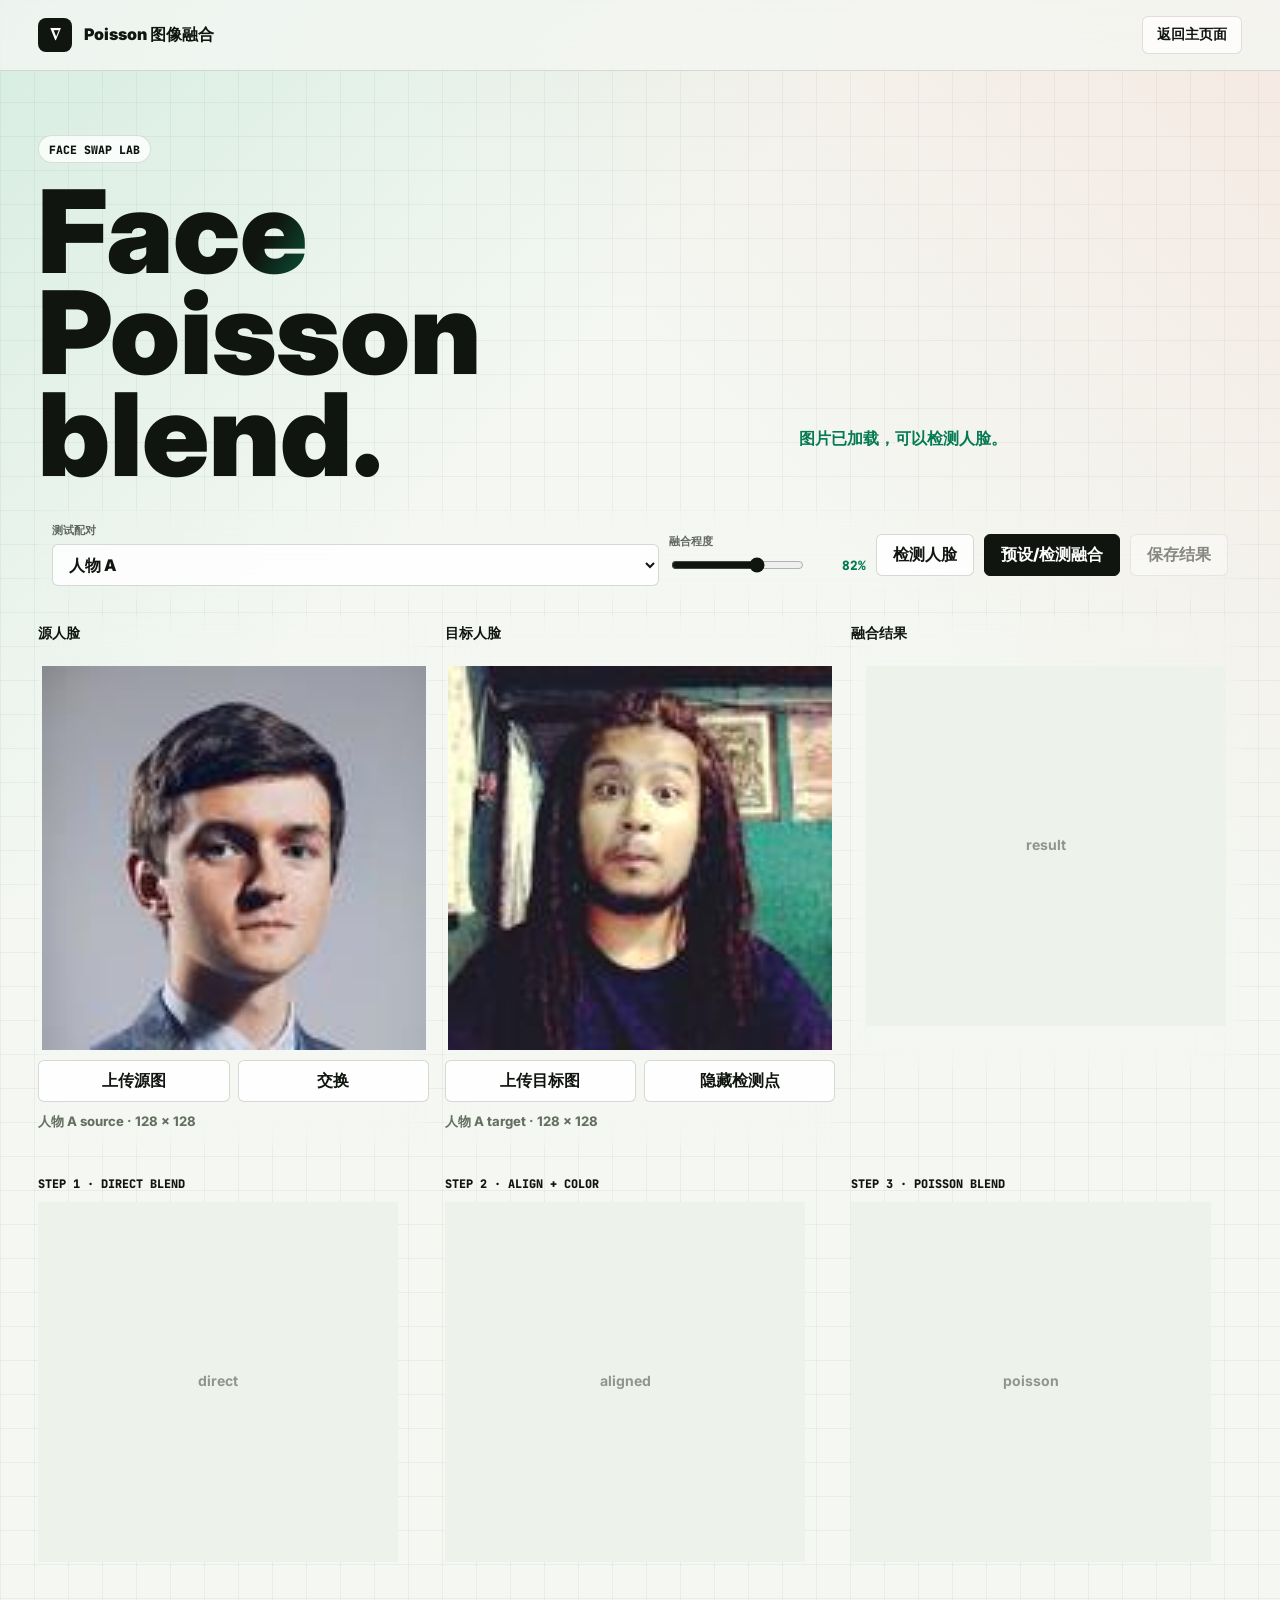
<file: combined/faceswap.html>
<!DOCTYPE html>
<html lang="zh-CN">
<head>
  <meta charset="UTF-8">
  <meta name="viewport" content="width=device-width, initial-scale=1.0">
  <title>人脸融合小页面</title>
  <link href="https://fonts.googleapis.com/css2?family=Inter:wght@400;500;600;700;800;900&family=JetBrains+Mono:wght@400;600;700&display=swap" rel="stylesheet">
  <style>
    :root {
      --bg: #f4f7f2;
      --surface: rgba(255, 255, 255, 0.86);
      --surface-soft: #eef3ed;
      --ink: #10150f;
      --muted: #637061;
      --line: rgba(16, 21, 15, 0.13);
      --accent: #00a66d;
      --accent-strong: #047a54;
      --coral: #ff6f59;
      --blue: #2878ff;
      --shadow: 0 24px 70px rgba(16, 21, 15, 0.14);
      --radius: 8px;
      --page-pad: clamp(16px, 3vw, 48px);
    }

    * {
      box-sizing: border-box;
    }

    body {
      min-height: 100vh;
      margin: 0;
      color: var(--ink);
      background:
        linear-gradient(135deg, rgba(0, 166, 109, 0.12), transparent 32%),
        linear-gradient(225deg, rgba(255, 111, 89, 0.1), transparent 34%),
        linear-gradient(90deg, rgba(16, 21, 15, 0.045) 1px, transparent 1px),
        linear-gradient(180deg, rgba(16, 21, 15, 0.045) 1px, transparent 1px),
        var(--bg);
      background-size: auto, auto, 34px 34px, 34px 34px, auto;
      font-family: Inter, "PingFang SC", "Microsoft YaHei", -apple-system, BlinkMacSystemFont, "Segoe UI", sans-serif;
    }

    button,
    input,
    select {
      font: inherit;
    }

    .nav {
      position: sticky;
      top: 0;
      z-index: 20;
      padding: 0 var(--page-pad);
      background: rgba(244, 247, 242, 0.78);
      border-bottom: 1px solid var(--line);
      backdrop-filter: blur(18px);
    }

    .nav-inner {
      max-width: 1800px;
      min-height: 70px;
      margin: 0 auto;
      display: flex;
      align-items: center;
      justify-content: space-between;
      gap: 18px;
    }

    .brand,
    .nav-link {
      color: var(--ink);
      text-decoration: none;
      font-weight: 900;
    }

    .brand {
      display: flex;
      align-items: center;
      gap: 12px;
      white-space: nowrap;
    }

    .brand-mark {
      width: 34px;
      height: 34px;
      display: grid;
      place-items: center;
      color: #fff;
      background: var(--ink);
      border-radius: var(--radius);
      font-weight: 900;
    }

    .nav-actions {
      display: flex;
      align-items: center;
      gap: 8px;
    }

    .nav-link {
      min-height: 38px;
      display: inline-flex;
      align-items: center;
      padding: 0 14px;
      background: rgba(255, 255, 255, 0.76);
      border: 1px solid var(--line);
      border-radius: var(--radius);
      font-size: 0.86rem;
    }

    .page {
      max-width: 1800px;
      margin: 0 auto;
      padding: clamp(28px, 5vw, 70px) var(--page-pad) 64px;
    }

    .hero {
      display: grid;
      grid-template-columns: minmax(0, 0.8fr) minmax(280px, 0.5fr);
      align-items: end;
      gap: clamp(18px, 4vw, 54px);
      margin-bottom: 24px;
    }

    .kicker {
      display: inline-flex;
      align-items: center;
      min-height: 28px;
      padding: 0 10px;
      color: var(--ink);
      background: rgba(255, 255, 255, 0.78);
      border: 1px solid var(--line);
      border-radius: 999px;
      font-family: "JetBrains Mono", ui-monospace, SFMono-Regular, Menlo, monospace;
      font-size: 0.72rem;
      font-weight: 800;
      text-transform: uppercase;
    }

    h1 {
      max-width: 960px;
      margin: 18px 0 0;
      font-size: clamp(3.3rem, 9vw, 8.8rem);
      line-height: 0.88;
      letter-spacing: 0;
      font-weight: 900;
    }

    h1 span {
      display: block;
      color: transparent;
      background: linear-gradient(120deg, #10150f 0 34%, #047a54 48%, #2878ff 76%, #ff6f59 100%);
      -webkit-background-clip: text;
      background-clip: text;
    }

    .status {
      min-height: 58px;
      padding: 14px 16px;
      color: var(--muted);
      background: rgba(255, 255, 255, 0.8);
      border: 1px solid var(--line);
      border-radius: var(--radius);
      box-shadow: 0 14px 36px rgba(16, 21, 15, 0.08);
      font-weight: 750;
      line-height: 1.45;
    }

    .status.ready,
    .status.success {
      color: var(--accent-strong);
    }

    .status.busy {
      color: #9b6a08;
    }

    .status.error {
      color: #b93f2d;
    }

    .toolbar {
      margin: 0 0 16px;
      padding: 14px;
      display: grid;
      grid-template-columns: minmax(180px, 1fr) repeat(4, auto);
      align-items: center;
      gap: 10px;
      background: var(--surface);
      border: 1px solid var(--line);
      border-radius: var(--radius);
      box-shadow: var(--shadow);
      backdrop-filter: blur(18px);
    }

    .control {
      min-width: 0;
    }

    .label {
      display: block;
      margin-bottom: 6px;
      color: rgba(16, 21, 15, 0.64);
      font-family: "JetBrains Mono", ui-monospace, SFMono-Regular, Menlo, monospace;
      font-size: 0.68rem;
      font-weight: 800;
      text-transform: uppercase;
    }

    select,
    .btn {
      min-height: 42px;
      color: var(--ink);
      background: rgba(255, 255, 255, 0.82);
      border: 1px solid rgba(16, 21, 15, 0.16);
      border-radius: var(--radius);
      font-weight: 850;
    }

    select {
      width: 100%;
      padding: 0 12px;
    }

    .btn {
      padding: 0 16px;
      cursor: pointer;
      transition: transform 0.16s, background 0.16s, border-color 0.16s;
      white-space: nowrap;
    }

    .btn:hover:not(:disabled) {
      transform: translateY(-1px);
      background: #fff;
      border-color: rgba(16, 21, 15, 0.28);
    }

    .btn.primary {
      color: #fff;
      background: var(--ink);
      border-color: var(--ink);
    }

    .btn:disabled {
      cursor: not-allowed;
      opacity: 0.48;
    }

    .range-row {
      min-width: min(240px, 100%);
      display: grid;
      grid-template-columns: minmax(120px, 1fr) 54px;
      align-items: center;
      gap: 10px;
    }

    input[type="range"] {
      width: 100%;
      accent-color: var(--ink);
    }

    .range-value {
      color: var(--accent-strong);
      font-family: "JetBrains Mono", ui-monospace, SFMono-Regular, Menlo, monospace;
      font-size: 0.8rem;
      font-weight: 900;
      text-align: right;
    }

    .grid {
      display: grid;
      grid-template-columns: repeat(3, minmax(0, 1fr));
      gap: 16px;
      align-items: start;
    }

    .panel {
      min-width: 0;
      padding: 12px;
      background: var(--surface);
      border: 1px solid var(--line);
      border-radius: var(--radius);
      box-shadow: var(--shadow);
      backdrop-filter: blur(18px);
    }

    .panel-header {
      min-height: 42px;
      display: flex;
      align-items: center;
      justify-content: space-between;
      gap: 10px;
      padding: 2px 2px 10px;
      border-bottom: 1px solid rgba(16, 21, 15, 0.1);
    }

    .panel-title {
      font-size: 0.88rem;
      font-weight: 900;
      text-transform: uppercase;
    }

    .canvas-wrap {
      min-height: 360px;
      display: grid;
      place-items: center;
      margin-top: 12px;
      overflow: hidden;
      background:
        linear-gradient(45deg, rgba(16, 21, 15, 0.045) 25%, transparent 25%),
        linear-gradient(-45deg, rgba(16, 21, 15, 0.045) 25%, transparent 25%),
        linear-gradient(45deg, transparent 75%, rgba(16, 21, 15, 0.045) 75%),
        linear-gradient(-45deg, transparent 75%, rgba(16, 21, 15, 0.045) 75%),
        #edf3ea;
      background-size: 18px 18px;
      background-position: 0 0, 0 9px, 9px -9px, -9px 0;
      border: 1px solid rgba(16, 21, 15, 0.12);
      border-radius: var(--radius);
    }

    canvas {
      max-width: 100%;
      height: auto;
      display: block;
      background: #f7faf6;
      border-radius: 6px;
      box-shadow: 0 22px 48px rgba(16, 21, 15, 0.17);
    }

    .panel-actions {
      margin-top: 10px;
      display: grid;
      grid-template-columns: repeat(2, minmax(0, 1fr));
      gap: 8px;
    }

    .file-input {
      display: none;
    }

    .meta {
      min-height: 34px;
      margin-top: 10px;
      color: var(--muted);
      font-size: 0.82rem;
      font-weight: 750;
      line-height: 1.45;
      overflow-wrap: anywhere;
    }

    .comparison {
      margin-top: 16px;
      display: grid;
      grid-template-columns: repeat(3, minmax(0, 1fr));
      gap: 16px;
    }

    .comparison figure {
      margin: 0;
      padding: 12px;
      background: var(--surface);
      border: 1px solid var(--line);
      border-radius: var(--radius);
      box-shadow: 0 14px 36px rgba(16, 21, 15, 0.08);
    }

    .comparison figcaption {
      margin-bottom: 10px;
      color: var(--ink);
      font-family: "JetBrains Mono", ui-monospace, SFMono-Regular, Menlo, monospace;
      font-size: 0.74rem;
      font-weight: 900;
      text-transform: uppercase;
    }

    /* Match the main site: no decorative frames around the actual evidence. */
    .status,
    .toolbar,
    .panel,
    .canvas-wrap,
    canvas,
    .comparison figure,
    .nav-link,
    select,
    .btn {
      box-shadow: none !important;
    }

    .toolbar,
    .panel,
    .canvas-wrap,
    .comparison figure {
      background: transparent !important;
      border: 0 !important;
      border-radius: 0 !important;
    }

    .panel,
    .comparison figure {
      padding: 0 !important;
    }

    .panel-header {
      border-bottom: 0 !important;
      padding: 0 0 8px !important;
    }

    .canvas-wrap {
      min-height: 0 !important;
      margin-top: 8px !important;
      place-items: start center;
      overflow: visible !important;
    }

    canvas {
      background: transparent !important;
      border-radius: 0 !important;
    }

    .comparison {
      margin-top: 30px;
    }

    .status {
      background: transparent !important;
      border: 0 !important;
      padding: 0 !important;
    }

    .btn,
    select,
    .nav-link {
      border-radius: 6px;
    }

    @media (max-width: 1100px) {
      .hero,
      .grid,
      .toolbar,
      .comparison {
        grid-template-columns: 1fr;
      }

      .toolbar {
        align-items: stretch;
      }
    }

    @media (max-width: 620px) {
      .nav-inner,
      .nav-actions {
        align-items: stretch;
        flex-direction: column;
      }

      .nav-link,
      .btn {
        justify-content: center;
        width: 100%;
      }

      h1 {
        font-size: clamp(2.8rem, 17vw, 5rem);
      }

      .canvas-wrap {
        min-height: 280px;
      }
    }
  </style>
</head>
<body>
  <nav class="nav">
    <div class="nav-inner">
      <a class="brand" href="index.html">
        <span class="brand-mark">∇</span>
        Poisson 图像融合
      </a>
      <div class="nav-actions">
        <a class="nav-link" href="index.html">返回主页面</a>
      </div>
    </div>
  </nav>

  <main class="page">
    <section class="hero">
      <div>
        <span class="kicker">Face Swap Lab</span>
        <h1><span>Face</span> Poisson blend.</h1>
      </div>
      <div id="status" class="status ready">请选择一组预设或上传图片。</div>
    </section>

    <section class="toolbar" aria-label="人脸融合控制">
      <div class="control">
        <label class="label" for="pairSelect">测试配对</label>
        <select id="pairSelect">
          <option value="face1">人物 A</option>
          <option value="face2">人物 B</option>
          <option value="face3">人物 C</option>
          <option value="face4">人物 D</option>
          <option value="public1">公开样例 A</option>
          <option value="public2">公开样例 B</option>
          <option value="public3">公开样例 C</option>
        </select>
      </div>
      <div class="control">
        <span class="label">融合程度</span>
        <div class="range-row">
          <input type="range" id="blendSlider" min="45" max="100" step="1" value="82">
          <span id="blendValue" class="range-value">82%</span>
        </div>
      </div>
      <button type="button" id="detectBtn" class="btn">检测人脸</button>
      <button type="button" id="blendBtn" class="btn primary" disabled>预设/检测融合</button>
      <button type="button" id="saveBtn" class="btn" disabled>保存结果</button>
    </section>

    <section class="grid" aria-label="人脸融合工作区">
      <article class="panel">
        <div class="panel-header">
          <span class="panel-title">源人脸</span>
        </div>
        <div class="canvas-wrap">
          <canvas id="sourceCanvas" width="360" height="360"></canvas>
        </div>
        <div class="panel-actions">
          <button type="button" id="sourceUploadBtn" class="btn">上传源图</button>
          <button type="button" id="swapBtn" class="btn">交换</button>
          <input id="sourceUpload" class="file-input" type="file" accept="image/*">
        </div>
        <div id="sourceMeta" class="meta"></div>
      </article>

      <article class="panel">
        <div class="panel-header">
          <span class="panel-title">目标人脸</span>
        </div>
        <div class="canvas-wrap">
          <canvas id="targetCanvas" width="360" height="360"></canvas>
        </div>
        <div class="panel-actions">
          <button type="button" id="targetUploadBtn" class="btn">上传目标图</button>
          <button type="button" id="landmarksBtn" class="btn">隐藏检测点</button>
          <input id="targetUpload" class="file-input" type="file" accept="image/*">
        </div>
        <div id="targetMeta" class="meta"></div>
      </article>

      <article class="panel">
        <div class="panel-header">
          <span class="panel-title">融合结果</span>
        </div>
        <div class="canvas-wrap">
          <canvas id="resultCanvas" width="360" height="360"></canvas>
        </div>
        <div id="resultMeta" class="meta"></div>
      </article>
    </section>

    <section class="comparison" aria-label="结果对比">
      <figure>
        <figcaption>Step 1 · Direct blend</figcaption>
        <canvas id="directCanvas" width="360" height="360"></canvas>
      </figure>
      <figure>
        <figcaption>Step 2 · Align + color</figcaption>
        <canvas id="alignedCanvas" width="360" height="360"></canvas>
      </figure>
      <figure>
        <figcaption>Step 3 · Poisson blend</figcaption>
        <canvas id="poissonCanvas" width="360" height="360"></canvas>
      </figure>
    </section>
  </main>

  <script src="faceswap.js"></script>
</body>
</html>
</file>
